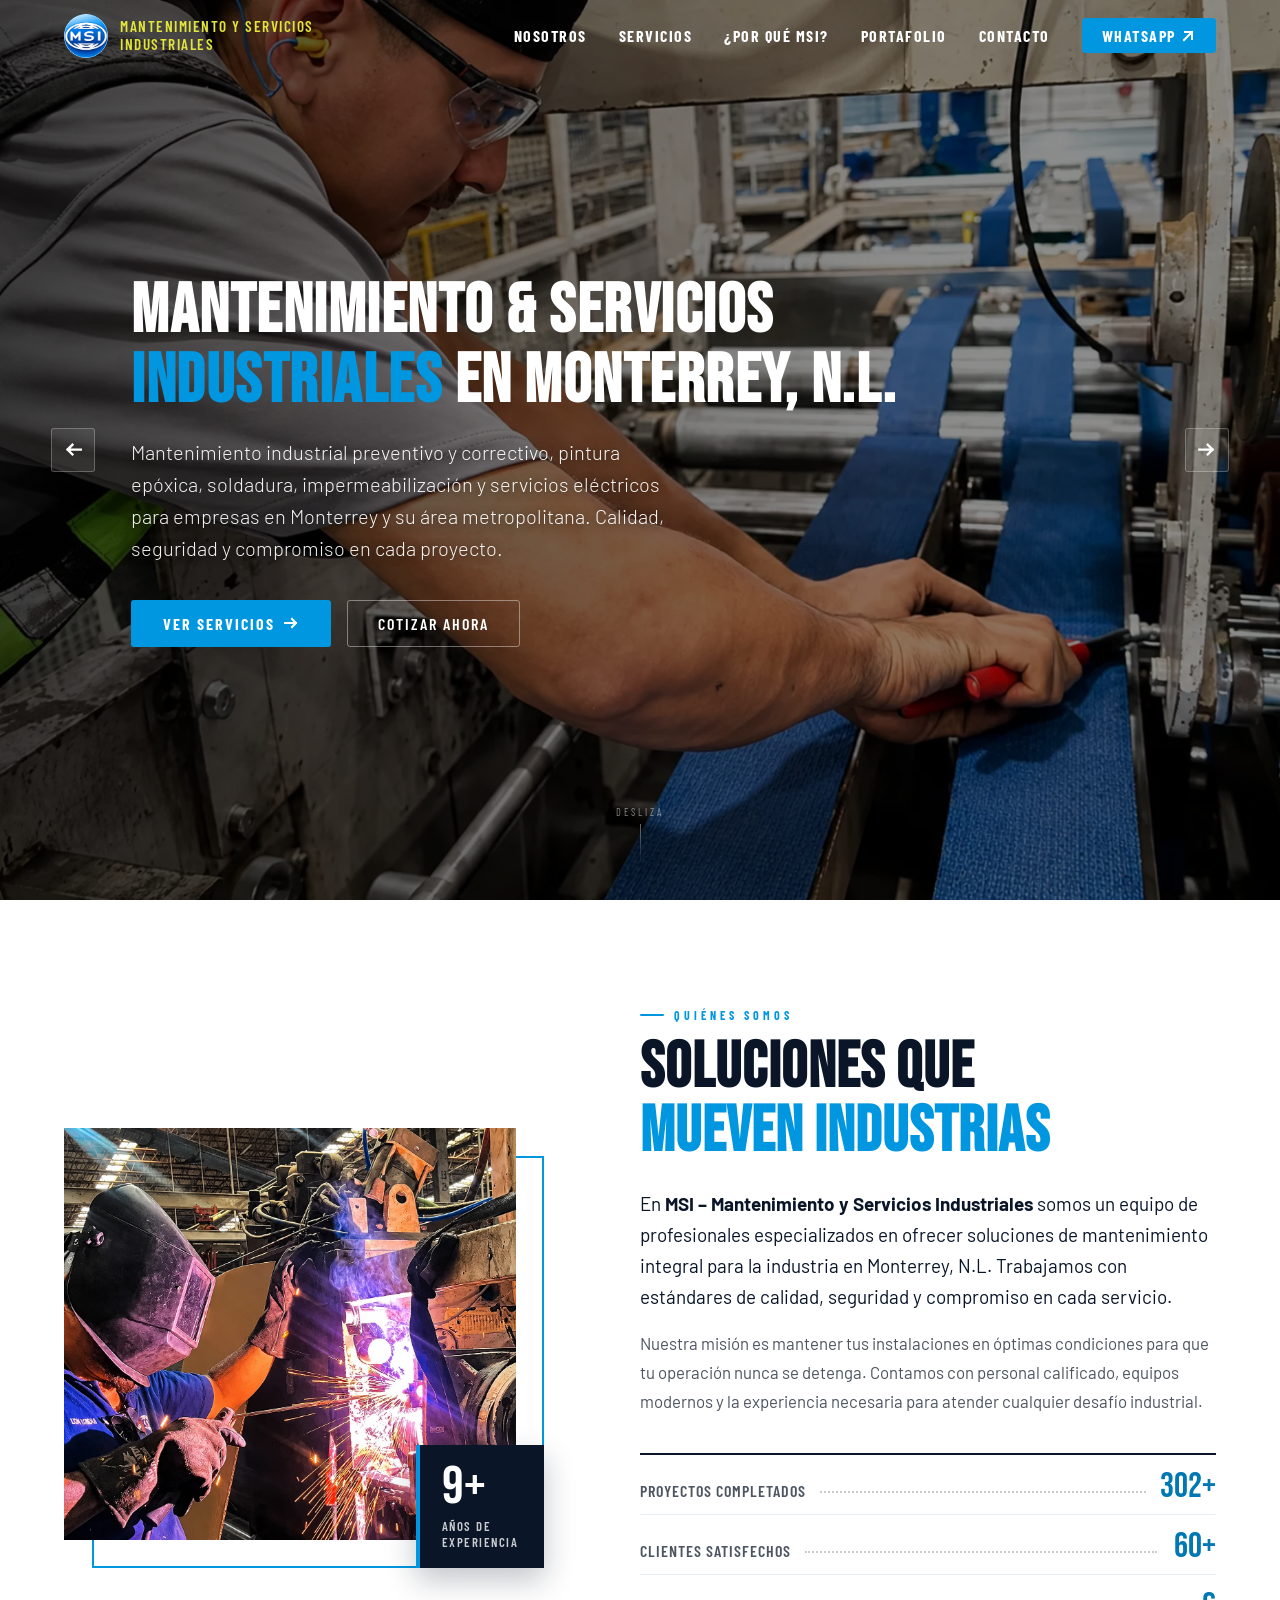
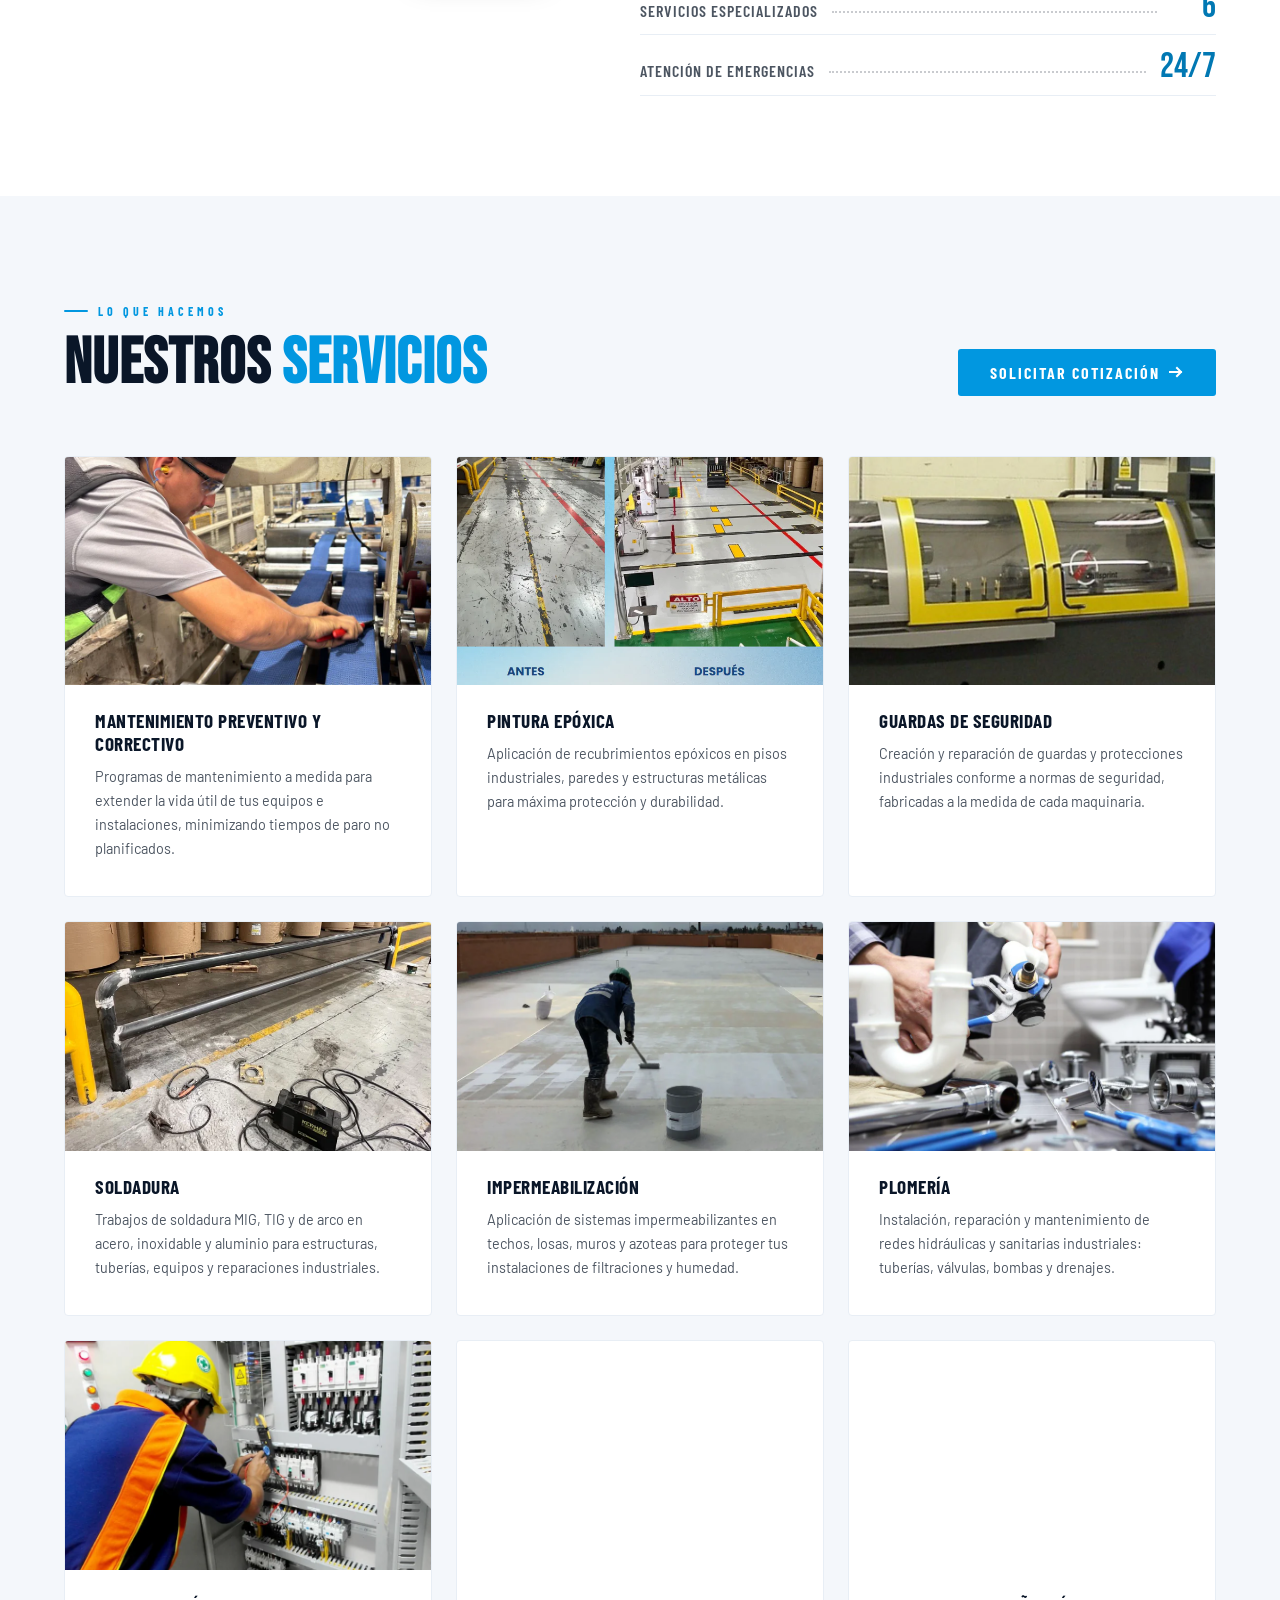
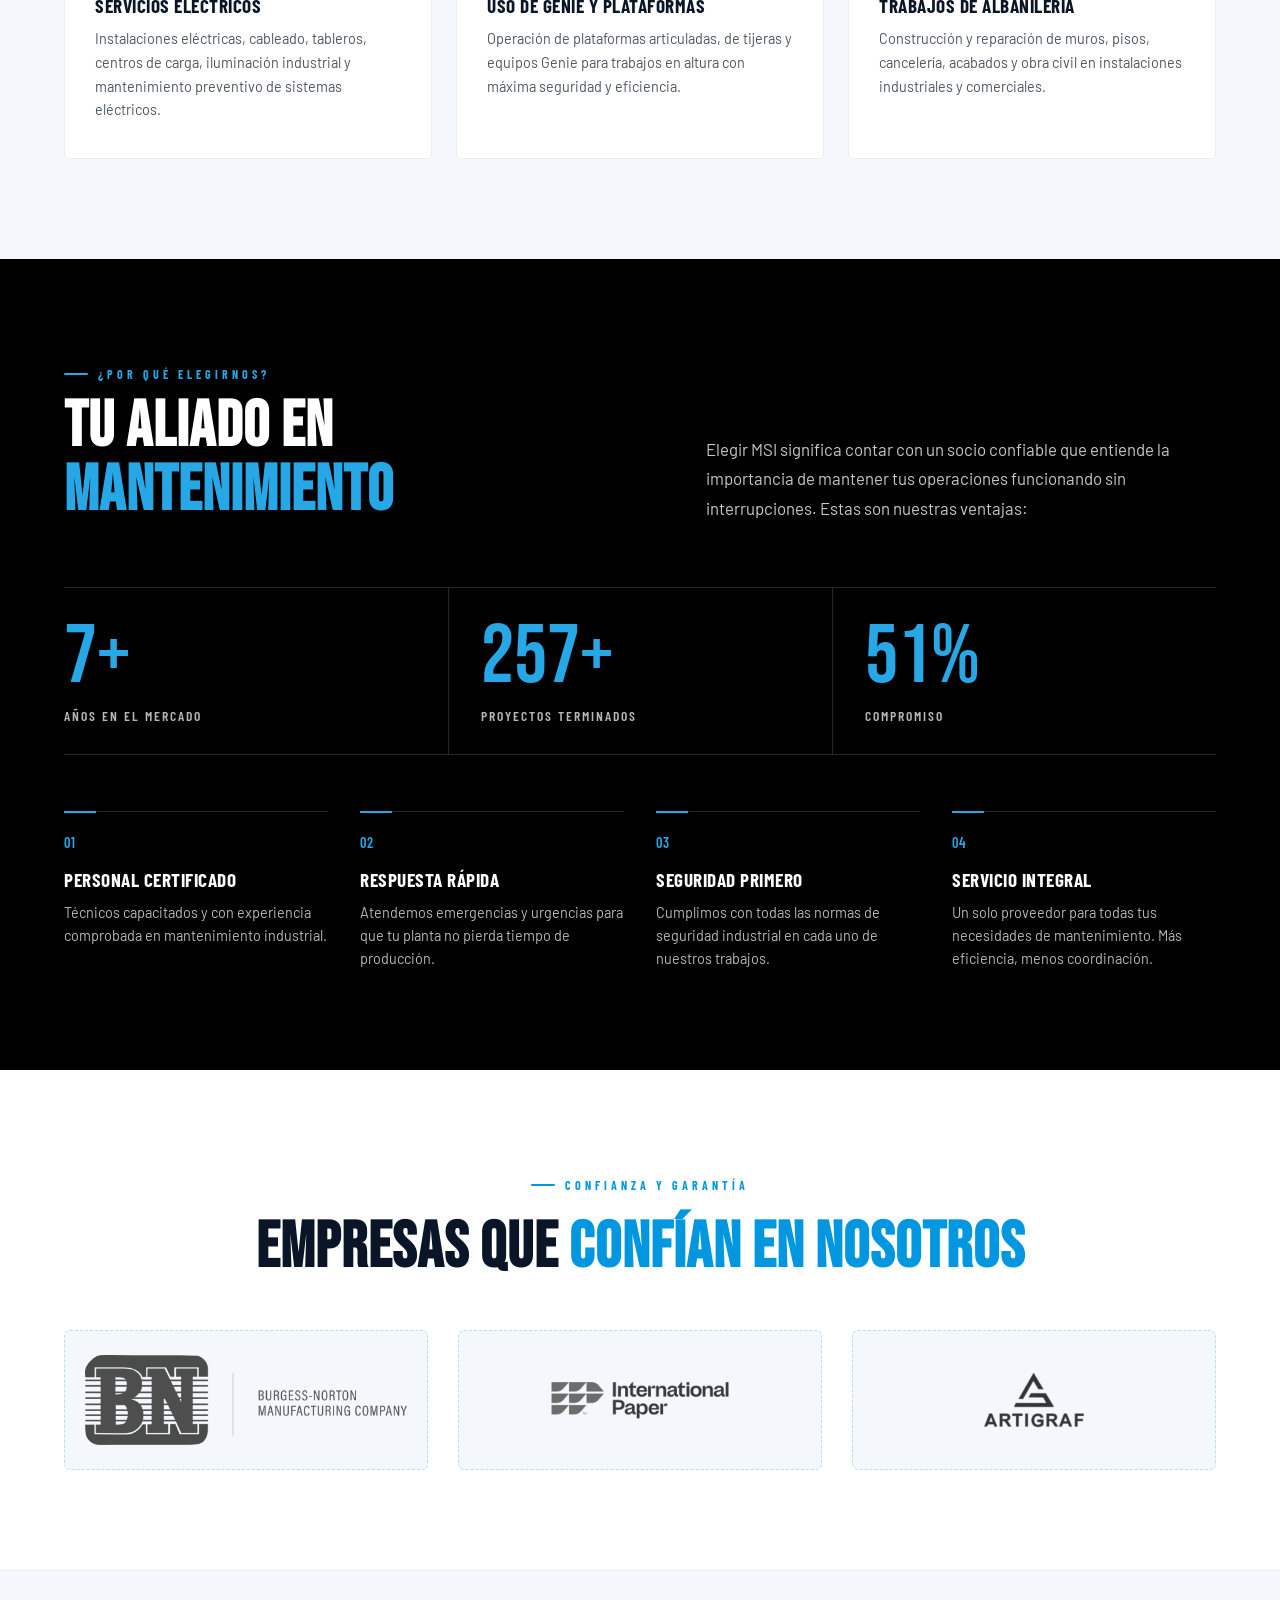
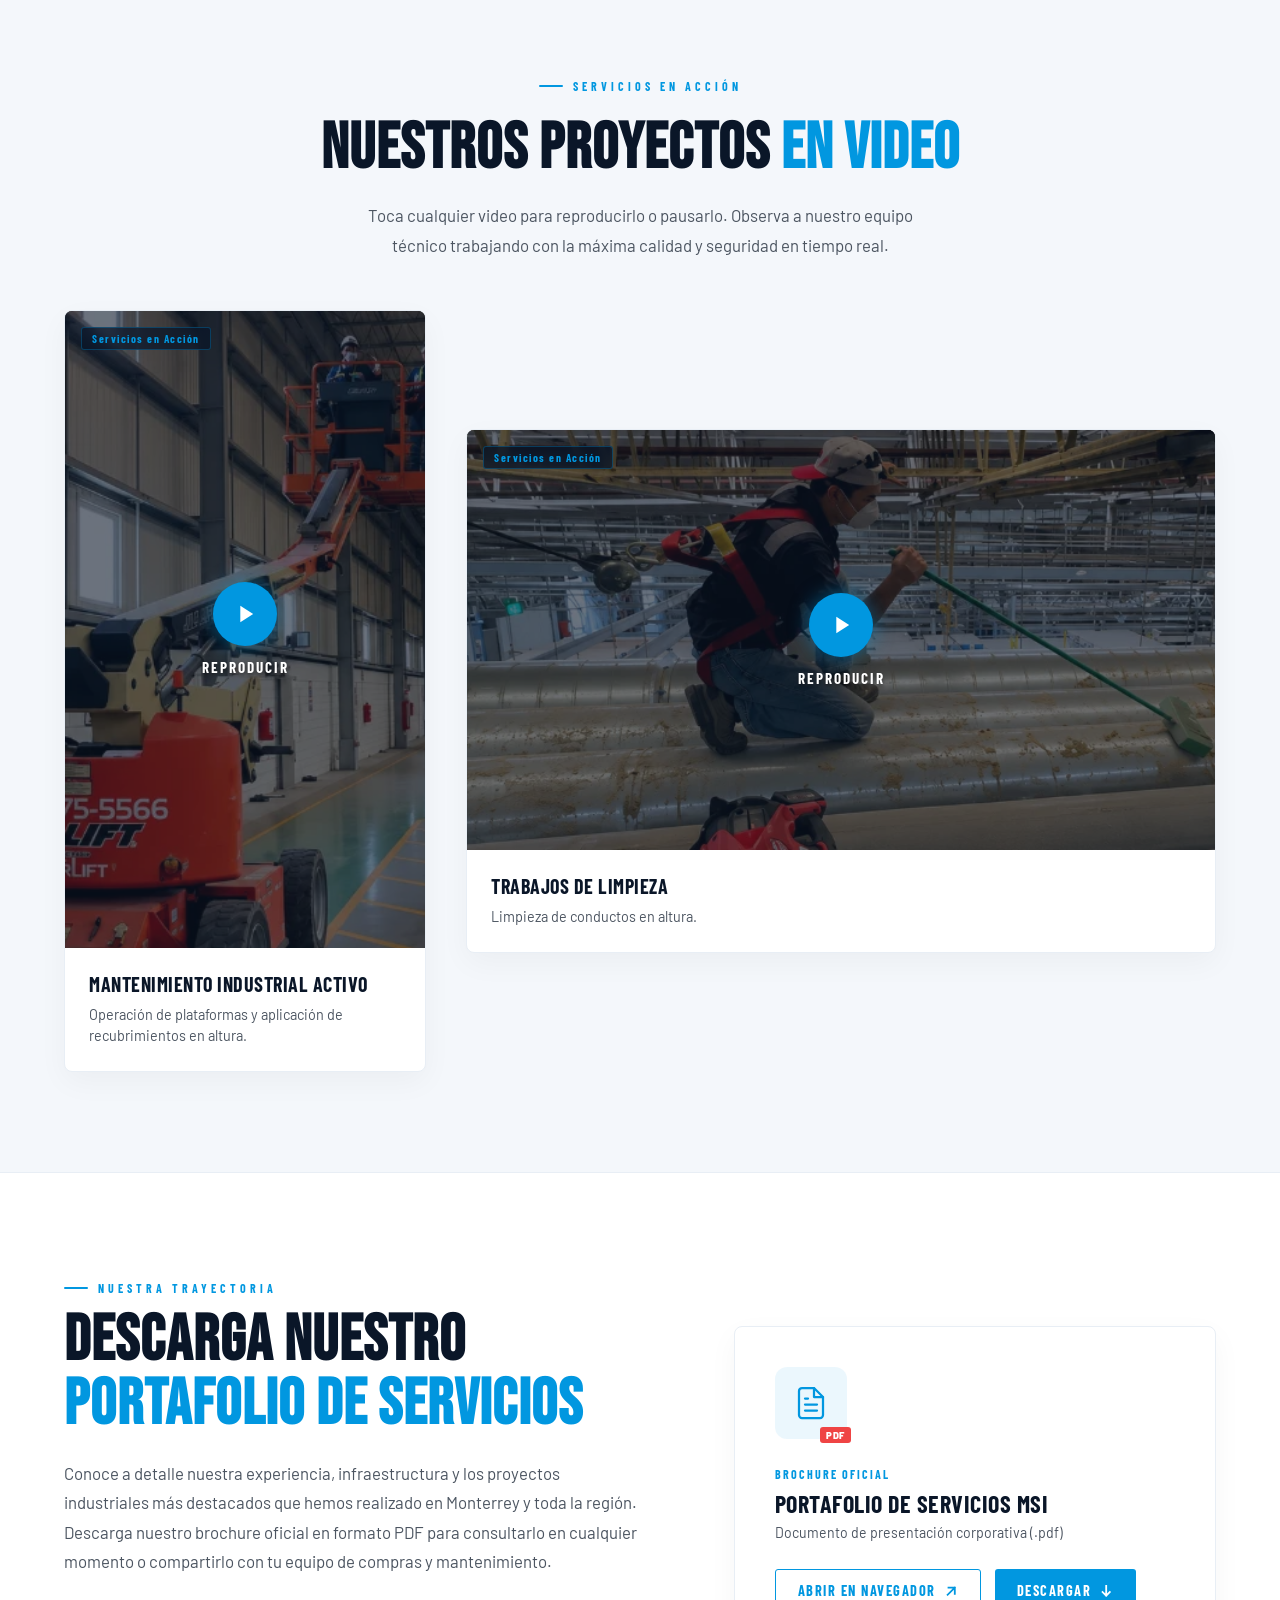
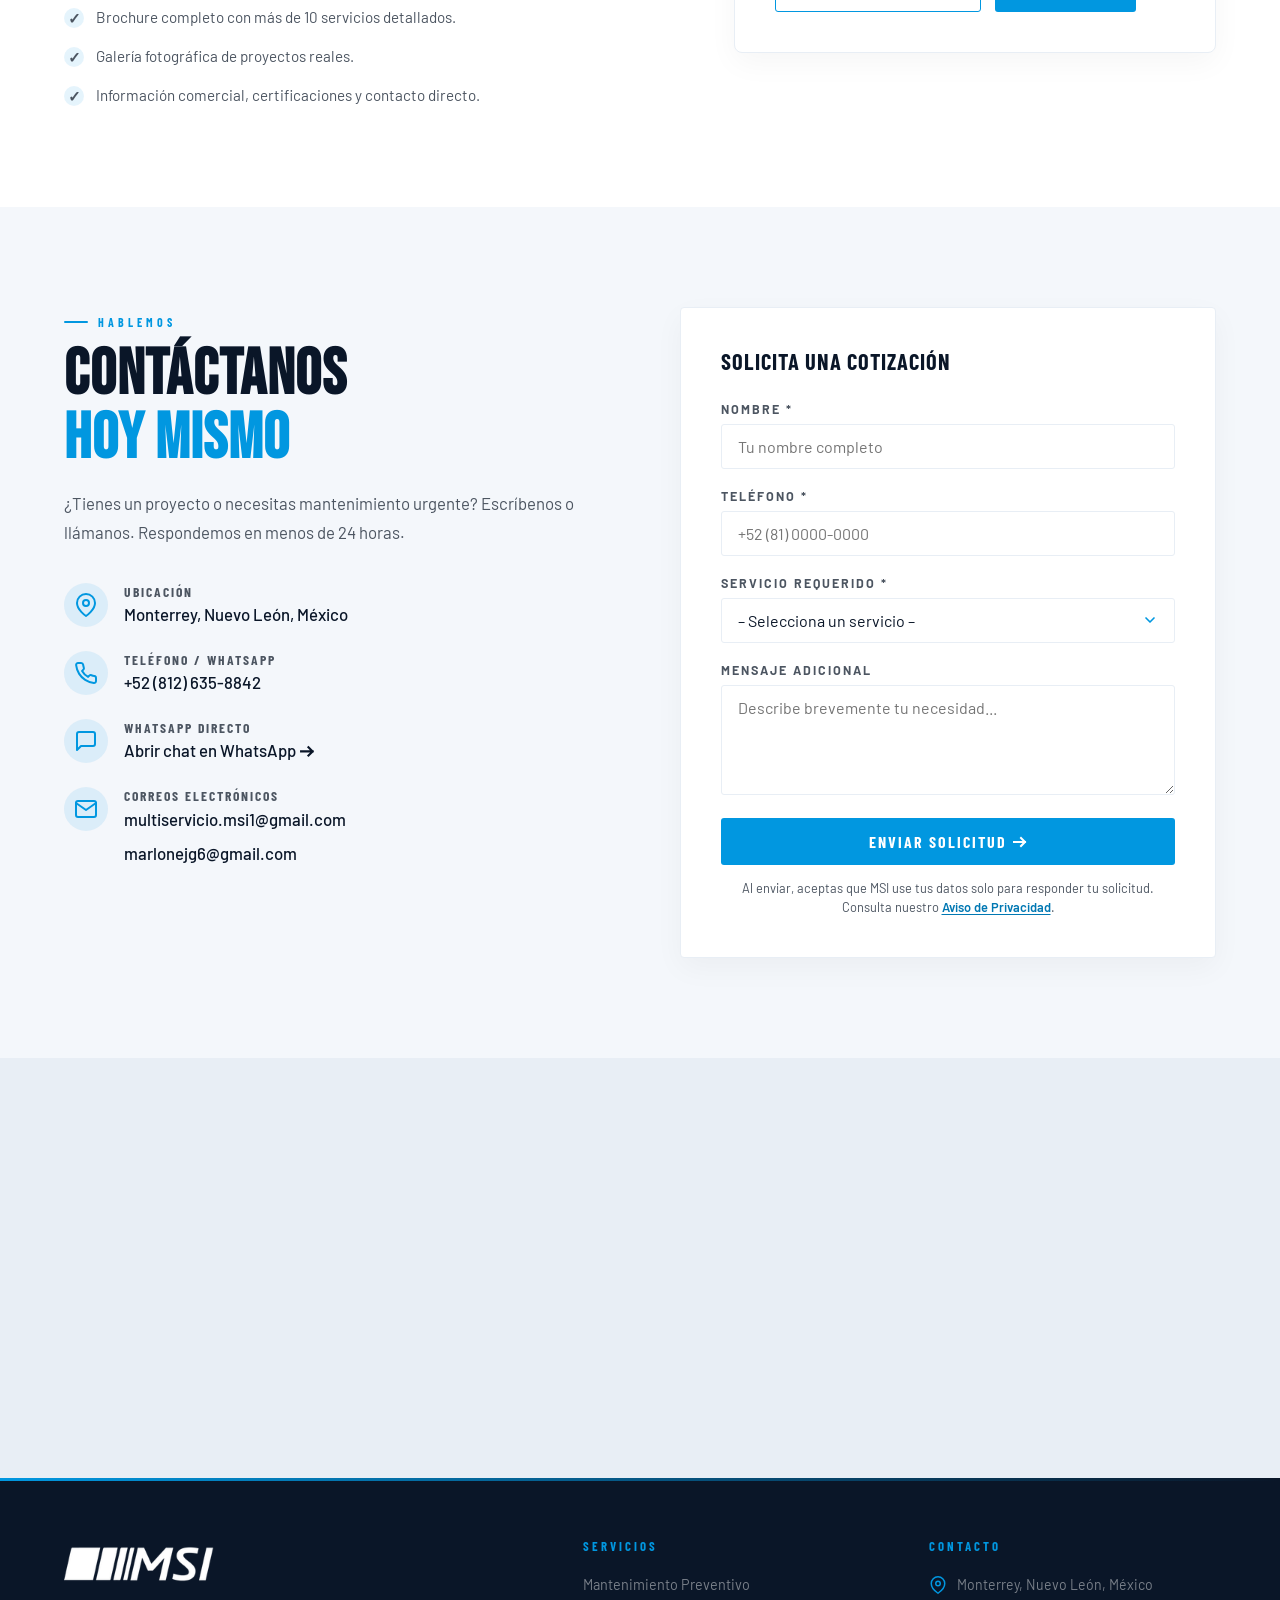
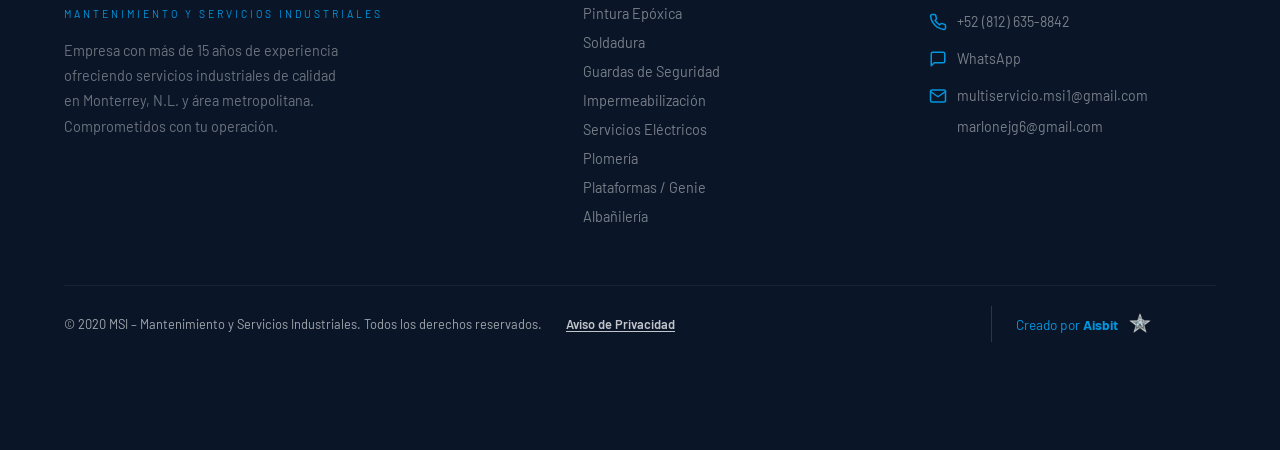
<file: index.html>
<!DOCTYPE html> <html lang="es"> <head> <meta charset="UTF-8"/> <meta name="viewport" content="width=device-width,initial-scale=1,viewport-fit=cover"/> <meta name="description" content="MSI – Mantenimiento y Servicios Industriales. Empresa especializada en mantenimiento preventivo y correctivo, pintura epóxica, soldadura, impermeabilización, plomería, servicios eléctricos y más en Monterrey, N.L."/> <meta name="keywords" content="mantenimiento industrial, servicios industriales, soldadura, pintura epoxica, Monterrey, NL"/> <link rel="icon" href="assets/favicon/favicon.ico?v=1.3" sizes="any"/> <link rel="icon" type="image/png" sizes="32x32" href="assets/favicon/favicon-32x32.png?v=1.3"/> <link rel="icon" type="image/png" sizes="16x16" href="assets/favicon/favicon-16x16.png?v=1.3"/> <link rel="apple-touch-icon" sizes="180x180" href="assets/favicon/apple-touch-icon.png?v=1.3"/> <link rel="manifest" href="assets/favicon/site.webmanifest?v=1.3"/> <meta name="theme-color" content="#0a1628"/> <meta property="og:type" content="website"/> <meta property="og:title" content="MSI | Mantenimiento y Servicios Industriales – Monterrey"/> <meta property="og:description" content="Empresa especializada en mantenimiento preventivo y correctivo, pintura epóxica, soldadura y servicios industriales de la más alta calidad en Monterrey, N.L."/> <meta property="og:locale" content="es_MX"/> <meta property="og:image" content="https://mrlomasba.github.io/msi/assets/imagenes/og-image.jpg"/> <meta property="og:image:secure_url" content="https://mrlomasba.github.io/msi/assets/imagenes/og-image.jpg"/> <meta property="og:image:type" content="image/jpeg"/> <meta property="og:image:width" content="1200"/> <meta property="og:image:height" content="630"/> <meta property="og:image:alt" content="Logotipo de MSI sobre fondo azul"/> <meta property="og:url" content="https://mrlomasba.github.io/msi/"/> <meta property="og:site_name" content="MSI Mantenimiento"/> <meta name="twitter:card" content="summary_large_image"/> <meta name="twitter:title" content="MSI | Mantenimiento y Servicios Industriales – Monterrey"/> <meta name="twitter:description" content="Empresa especializada en mantenimiento preventivo y correctivo, pintura epóxica, soldadura y servicios industriales de la más alta calidad en Monterrey, N.L."/> <meta name="twitter:image" content="https://mrlomasba.github.io/msi/assets/imagenes/og-image.jpg"/> <meta name="twitter:image:alt" content="Logotipo de MSI sobre fondo azul"/> <title>MSI | Mantenimiento y Servicios Industriales – Monterrey</title> <link rel="preload" href="assets/imagenes/hero1.webp" as="image" fetchpriority="high" media="(min-width: 769px), (min-aspect-ratio: 2/3)"/> <link rel="preload" href="assets/imagenes/hero1-movil.webp" as="image" fetchpriority="high" media="(max-width: 768px) and (max-aspect-ratio: 2/3)"/> <link rel="preload" href="fonts/bebas-neue-latin-400.woff2" as="font" type="font/woff2" crossorigin/> <link rel="preload" href="fonts/barlow-latin-400.woff2" as="font" type="font/woff2" crossorigin/> <link rel="preload" href="fonts/barlow-condensed-latin-600.woff2" as="font" type="font/woff2" crossorigin/> <link rel="preload" href="fonts/barlow-condensed-latin-700.woff2" as="font" type="font/woff2" crossorigin/> <link rel="stylesheet" href="css/styles.css?v=3.5"/> <script src="main.js?v=1.6" defer="defer"></script> </head> <body> <header> <a href="#hero" class="header-logo"> <div class="header-logo-img"> <img src="assets/imagenes/logo.webp" alt="MSI Logo" width="48" height="48" onerror='this.style.display="none",this.nextElementSibling.style.display="flex"'/> <span class="logo-placeholder">MSI</span> </div> <div class="header-logo-text"> <span class="tagline">Mantenimiento y Servicios<br>Industriales</span> </div> </a> <nav> <ul> <li><a href="#nosotros">Nosotros</a></li> <li><a href="#servicios">Servicios</a></li> <li><a href="#porque">¿Por qué MSI?</a></li> <li><a href="#portafolio">Portafolio</a></li> <li><a href="#contacto">Contacto</a></li> <li><a href="https://wa.me/528126358842" target="_blank" rel="noopener" class="nav-cta">WhatsApp <svg class="btn-arrow" viewBox="0 0 16 16" aria-hidden="true" focusable="false"><path d="M4 12L12 4M5 4h7v7" fill="none" stroke="currentColor" stroke-width="2" stroke-linecap="square"/></svg></a></li> </ul> </nav> <button class="hamburger" aria-label="Menú"> <span></span><span></span> </button> </header> <nav class="mobile-nav"> <a href="#nosotros">Nosotros</a> <a href="#servicios">Servicios</a> <a href="#porque">¿Por qué MSI?</a> <a href="#portafolio">Portafolio</a> <a href="#contacto">Contacto</a> <a href="https://wa.me/528126358842" target="_blank" rel="noopener">WhatsApp <svg class="btn-arrow" viewBox="0 0 16 16" aria-hidden="true" focusable="false"><path d="M4 12L12 4M5 4h7v7" fill="none" stroke="currentColor" stroke-width="2" stroke-linecap="square"/></svg></a> </nav> <section id="hero"> <div class="carousel"> <div class="carousel-slides"> <div class="slide active"></div> <div class="slide"></div> <div class="slide"></div> <div class="slide"></div> <div class="slide"></div> <div class="slide"></div> <div class="slide"></div> </div> <div class="hero-content"> <h1 class="hero-title"> <span class="hero-title-line">Mantenimiento &amp; Servicios</span> <span class="hero-title-line"><span class="accent">Industriales</span><br class="br-mobile"> en Monterrey, N.L.</span> </h1> <p class="hero-subtitle"> Mantenimiento industrial preventivo y correctivo, pintura epóxica, soldadura, impermeabilización y servicios eléctricos para empresas en Monterrey y su área metropolitana. Calidad, seguridad y compromiso en cada proyecto. </p> <div class="hero-actions"> <a href="#servicios" class="btn-primary">Ver Servicios <svg class="btn-arrow" viewBox="0 0 16 16" aria-hidden="true" focusable="false"><path d="M2 8h11M9 4l4 4-4 4" fill="none" stroke="currentColor" stroke-width="2" stroke-linecap="square"/></svg></a> <a href="#contacto" class="btn-outline">Cotizar Ahora</a> </div> </div> <div class="carousel-arrows"> <button class="carousel-arrow prev" aria-label="Anterior"><svg class="btn-arrow" viewBox="0 0 16 16" aria-hidden="true" focusable="false"><path d="M14 8H3M7 4L3 8l4 4" fill="none" stroke="currentColor" stroke-width="2" stroke-linecap="square"/></svg></button> <button class="carousel-arrow next" aria-label="Siguiente"><svg class="btn-arrow" viewBox="0 0 16 16" aria-hidden="true" focusable="false"><path d="M2 8h11M9 4l4 4-4 4" fill="none" stroke="currentColor" stroke-width="2" stroke-linecap="square"/></svg></button> </div> <div class="scroll-hint">Desliza</div> </div> </section> <section id="nosotros"> <div class="container"> <div class="nosotros-grid"> <div class="nosotros-img-wrap"> <img src="assets/imagenes/nosotros.webp" alt="Equipo MSI" width="1314" height="1197" loading="lazy" decoding="async"/> <div class="nosotros-img-badge"> <div class="years count-up" data-target="15" data-suffix="+">0+</div> <div class="years-label">Años de<br>experiencia</div> </div> </div> <div class="nosotros-content"> <div class="section-label">Quiénes Somos</div> <h2 class="section-title">Soluciones que<br><span class="accent">mueven industrias</span></h2> <p class="nosotros-lead"> En <strong>MSI – Mantenimiento y Servicios Industriales</strong> somos un equipo de profesionales especializados en ofrecer soluciones de mantenimiento integral para la industria en Monterrey, N.L. Trabajamos con estándares de calidad, seguridad y compromiso en cada servicio. </p> <p class="section-text"> Nuestra misión es mantener tus instalaciones en óptimas condiciones para que tu operación nunca se detenga. Contamos con personal calificado, equipos modernos y la experiencia necesaria para atender cualquier desafío industrial. </p> <dl class="nosotros-specs"> <div class="spec-row"> <dt>Proyectos completados</dt> <dd class="count-up" data-target="500" data-suffix="+">0+</dd> </div> <div class="spec-row"> <dt>Clientes satisfechos</dt> <dd class="count-up" data-target="100" data-suffix="+">0+</dd> </div> <div class="spec-row"> <dt>Servicios especializados</dt> <dd class="count-up" data-target="10" data-suffix="">0</dd> </div> <div class="spec-row"> <dt>Atención de emergencias</dt> <dd>24/7</dd> </div> </dl> </div> </div> </div> </section> <section id="servicios"> <div class="container"> <div class="servicios-header"> <div> <div class="section-label">Lo que hacemos</div> <h2 class="section-title">Nuestros <span class="accent">Servicios</span></h2> </div> <a href="#contacto" class="btn-primary">Solicitar cotización <svg class="btn-arrow" viewBox="0 0 16 16" aria-hidden="true" focusable="false"><path d="M2 8h11M9 4l4 4-4 4" fill="none" stroke="currentColor" stroke-width="2" stroke-linecap="square"/></svg></a> </div> <div class="services-grid"> <div class="service-card"> <img class="service-img" src="assets/imagenes/mantenimiento-msi.webp" alt="Técnico de MSI dando mantenimiento a una banda transportadora industrial" width="900" height="512" loading="lazy" decoding="async"/> <h3 class="service-title">Mantenimiento Preventivo y Correctivo</h3> <p class="service-desc">Programas de mantenimiento a medida para extender la vida útil de tus equipos e instalaciones, minimizando tiempos de paro no planificados.</p> </div> <div class="service-card"> <img class="service-img" src="assets/imagenes/pintura-epoxica-msi.webp" alt="Piso industrial con recubrimiento de pintura epóxica" width="699" height="488" loading="lazy" decoding="async"/> <h3 class="service-title">Pintura Epóxica</h3> <p class="service-desc">Aplicación de recubrimientos epóxicos en pisos industriales, paredes y estructuras metálicas para máxima protección y durabilidad.</p> </div> <div class="service-card"> <img class="service-img" src="assets/imagenes/guardas-msi.webp" alt="Guardas de seguridad instaladas en maquinaria industrial" width="818" height="645" loading="lazy" decoding="async"/> <h3 class="service-title">Guardas de Seguridad</h3> <p class="service-desc">Creación y reparación de guardas y protecciones industriales conforme a normas de seguridad, fabricadas a la medida de cada maquinaria.</p> </div> <div class="service-card"> <img class="service-img" src="assets/imagenes/soldadura-msi.webp" alt="Trabajo de soldadura industrial" width="672" height="472" loading="lazy" decoding="async"/> <h3 class="service-title">Soldadura</h3> <p class="service-desc">Trabajos de soldadura MIG, TIG y de arco en acero, inoxidable y aluminio para estructuras, tuberías, equipos y reparaciones industriales.</p> </div> <div class="service-card"> <img class="service-img" src="assets/imagenes/impermeabilizacion-msi.webp" alt="Impermeabilización de techo industrial" width="750" height="569" loading="lazy" decoding="async"/> <h3 class="service-title">Impermeabilización</h3> <p class="service-desc">Aplicación de sistemas impermeabilizantes en techos, losas, muros y azoteas para proteger tus instalaciones de filtraciones y humedad.</p> </div> <div class="service-card"> <img class="service-img" src="assets/imagenes/plomeria-msi.webp" alt="Instalación de plomería industrial" width="763" height="608" loading="lazy" decoding="async"/> <h3 class="service-title">Plomería</h3> <p class="service-desc">Instalación, reparación y mantenimiento de redes hidráulicas y sanitarias industriales: tuberías, válvulas, bombas y drenajes.</p> </div> <div class="service-card"> <img class="service-img" src="assets/imagenes/electricista-msi.webp" alt="Electricista realizando una instalación eléctrica industrial" width="776" height="596" loading="lazy" decoding="async"/> <h3 class="service-title">Servicios Eléctricos</h3> <p class="service-desc">Instalaciones eléctricas, cableado, tableros, centros de carga, iluminación industrial y mantenimiento preventivo de sistemas eléctricos.</p> </div> <div class="service-card"> <img class="service-img" src="assets/imagenes/genie-msi.webp" alt="Plataforma elevadora Genie para trabajos en altura" width="892" height="669" loading="lazy" decoding="async"/> <h3 class="service-title">Uso de Genie y Plataformas</h3> <p class="service-desc">Operación de plataformas articuladas, de tijeras y equipos Genie para trabajos en altura con máxima seguridad y eficiencia.</p> </div> <div class="service-card"> <img class="service-img" src="assets/imagenes/albanileria-msi.webp" alt="Trabajos de albañilería en instalación industrial" width="762" height="504" loading="lazy" decoding="async"/> <h3 class="service-title">Trabajos de Albañilería</h3> <p class="service-desc">Construcción y reparación de muros, pisos, cancelería, acabados y obra civil en instalaciones industriales y comerciales.</p> </div> </div> </div> </section> <section id="porque"> <div class="container"> <div class="pq-head"> <div> <div class="section-label">¿Por qué elegirnos?</div> <h2 class="section-title">Tu aliado en<br><span class="accent">mantenimiento</span></h2> </div> <p class="section-text"> Elegir MSI significa contar con un socio confiable que entiende la importancia de mantener tus operaciones funcionando sin interrupciones. Estas son nuestras ventajas: </p> </div> <div class="pq-stats"> <div class="pq-stat"> <div class="big-num count-up" data-target="15" data-suffix="+">0+</div> <div class="pq-label">Años en el mercado</div> </div> <div class="pq-stat"> <div class="big-num count-up" data-target="500" data-suffix="+">0+</div> <div class="pq-label">Proyectos terminados</div> </div> <div class="pq-stat"> <div class="big-num count-up" data-target="100" data-suffix="%">0%</div> <div class="pq-label">Compromiso</div> </div> </div> <ol class="pq-list"> <li class="pq-item"> <span class="pq-index" aria-hidden="true">01</span> <h3>Personal Certificado</h3> <p>Técnicos capacitados y con experiencia comprobada en mantenimiento industrial.</p> </li> <li class="pq-item"> <span class="pq-index" aria-hidden="true">02</span> <h3>Respuesta Rápida</h3> <p>Atendemos emergencias y urgencias para que tu planta no pierda tiempo de producción.</p> </li> <li class="pq-item"> <span class="pq-index" aria-hidden="true">03</span> <h3>Seguridad Primero</h3> <p>Cumplimos con todas las normas de seguridad industrial en cada uno de nuestros trabajos.</p> </li> <li class="pq-item"> <span class="pq-index" aria-hidden="true">04</span> <h3>Servicio Integral</h3> <p>Un solo proveedor para todas tus necesidades de mantenimiento. Más eficiencia, menos coordinación.</p> </li> </ol> </div> </section> <section id="empresas"> <div class="container"> <div class="section-header-center"> <div class="section-label">Confianza y Garantía</div> <h2 class="section-title">Empresas que <span class="accent">confían en nosotros</span> </h2> </div> <div class="empresas-grid"> <div class="empresa-logo-item"> <img src="assets/imagenes/cliente1.webp" alt="Logo de Burgess-Norton Manufacturing Company" loading="lazy"/> </div> <div class="empresa-logo-item"> <img src="assets/imagenes/cliente2.webp" alt="Logo de International Paper" loading="lazy"/> </div> <div class="empresa-logo-item"> <img src="assets/imagenes/cliente3.webp" alt="Logo de Artigraf" loading="lazy"/> </div> </div> </div> </section> <section id="videos"> <div class="container"> <div class="section-header-center"> <div class="section-label">Servicios en Acción</div> <h2 class="section-title">Nuestros Proyectos <span class="accent">en Video</span></h2> <p class="section-text"> Toca cualquier video para reproducirlo o pausarlo. Observa a nuestro equipo técnico trabajando con la máxima calidad y seguridad en tiempo real. </p> </div> <div class="videos-grid"> <div class="video-card"> <div class="video-wrapper video-vertical" role="button" tabindex="0" aria-pressed="false" aria-label="Reproducir o pausar video: Mantenimiento Industrial Activo"> <video preload="none" loop playsinline poster="assets/imagenes/vid1.webp" src="assets/videos/proyecto1.mp4" id="video-proj-1"> Tu navegador no soporta el formato de video. </video> <div class="video-poster video-poster-1"></div> <div class="video-overlay"> <div class="play-btn-circle"> <svg xmlns="http://www.w3.org/2000/svg" viewBox="0 0 24 24" fill="currentColor"> <path d="M8 5v14l11-7z"/> </svg> </div> <span class="video-overlay-text">Reproducir</span> </div> <span class="video-badge">Servicios en Acción</span> </div> <div class="video-info"> <h4>Mantenimiento Industrial Activo</h4> <p>Operación de plataformas y aplicación de recubrimientos en altura.</p> </div> </div> <div class="video-card"> <div class="video-wrapper" role="button" tabindex="0" aria-pressed="false" aria-label="Reproducir o pausar video: Trabajos de Limpieza"> <video preload="none" loop playsinline poster="assets/imagenes/vid2.webp" src="assets/videos/proyecto2.mp4" id="video-proj-2"> Tu navegador no soporta el formato de video. </video> <div class="video-poster video-poster-2"></div> <div class="video-overlay"> <div class="play-btn-circle"> <svg xmlns="http://www.w3.org/2000/svg" viewBox="0 0 24 24" fill="currentColor"> <path d="M8 5v14l11-7z"/> </svg> </div> <span class="video-overlay-text">Reproducir</span> </div> <span class="video-badge">Servicios en Acción</span> </div> <div class="video-info"> <h4>Trabajos de Limpieza</h4> <p>Limpieza de conductos en altura.</p> </div> </div> </div> </div> </section> <section id="portafolio"> <div class="container"> <div class="portafolio-grid"> <div class="portafolio-content"> <div class="section-label">Nuestra Trayectoria</div> <h2 class="section-title">Descarga nuestro <br><span class="accent">Portafolio de Servicios</span></h2> <p class="section-text"> Conoce a detalle nuestra experiencia, infraestructura y los proyectos industriales más destacados que hemos realizado en Monterrey y toda la región. Descarga nuestro brochure oficial en formato PDF para consultarlo en cualquier momento o compartirlo con tu equipo de compras y mantenimiento. </p> <div class="portafolio-meta-list"> <div class="meta-item"> <span class="meta-icon">✓</span> <span>Brochure completo con más de 10 servicios detallados.</span> </div> <div class="meta-item"> <span class="meta-icon">✓</span> <span>Galería fotográfica de proyectos reales.</span> </div> <div class="meta-item"> <span class="meta-icon">✓</span> <span>Información comercial, certificaciones y contacto directo.</span> </div> </div> </div> <div class="portafolio-card-wrap"> <div class="pdf-card"> <div class="pdf-icon-wrap"> <svg xmlns="http://www.w3.org/2000/svg" viewBox="0 0 24 24" fill="none" stroke="currentColor" stroke-width="1.5" stroke-linecap="round" stroke-linejoin="round"> <path d="M14 2H6a2 2 0 0 0-2 2v16a2 2 0 0 0 2 2h12a2 2 0 0 0 2-2V8z"></path> <polyline points="14 2 14 8 20 8"></polyline> <line x1="16" y1="13" x2="8" y2="13"></line> <line x1="16" y1="17" x2="8" y2="17"></line> <polyline points="10 9 9 9 8 9"></polyline> </svg> <div class="pdf-badge">PDF</div> </div> <div class="pdf-info"> <span class="pdf-tag">BROCHURE OFICIAL</span> <h3>Portafolio de Servicios MSI</h3> <p>Documento de presentación corporativa (.pdf)</p> </div> <div class="pdf-actions"> <a href="assets/documentos/portafolio-msi.pdf" target="_blank" rel="noopener" class="btn-pdf-view">Abrir en navegador <svg class="btn-arrow" viewBox="0 0 16 16" aria-hidden="true" focusable="false"><path d="M4 12L12 4M5 4h7v7" fill="none" stroke="currentColor" stroke-width="2" stroke-linecap="square"/></svg></a> <a href="assets/documentos/portafolio-msi.pdf" download="Portafolio-MSI-Mantenimiento.pdf" class="btn-pdf-download">Descargar <svg class="btn-arrow" viewBox="0 0 16 16" aria-hidden="true" focusable="false"><path d="M8 2v11M4 9l4 4 4-4" fill="none" stroke="currentColor" stroke-width="2" stroke-linecap="square"/></svg></a> </div> </div> </div> </div> </div> </section> <section id="contacto"> <div class="container"> <div class="contacto-grid"> <div> <div class="section-label">Hablemos</div> <h2 class="section-title">Contáctanos<br><span class="accent">hoy mismo</span></h2> <p class="section-text"> ¿Tienes un proyecto o necesitas mantenimiento urgente? Escríbenos o llámanos. Respondemos en menos de 24 horas. </p> <div class="contact-info-list"> <div class="contact-info-item"> <div class="ci-icon"> <svg xmlns="http://www.w3.org/2000/svg" width="24" height="24" viewBox="0 0 24 24" fill="none" stroke="currentColor" stroke-width="2" stroke-linecap="round" stroke-linejoin="round"> <path d="M21 10c0 7-9 13-9 13s-9-6-9-13a9 9 0 0 1 18 0z"></path> <circle cx="12" cy="10" r="3"></circle> </svg> </div> <div class="ci-text"> <h4>Ubicación</h4> <p>Monterrey, Nuevo León, México</p> </div> </div> <div class="contact-info-item"> <div class="ci-icon"> <svg xmlns="http://www.w3.org/2000/svg" width="24" height="24" viewBox="0 0 24 24" fill="none" stroke="currentColor" stroke-width="2" stroke-linecap="round" stroke-linejoin="round"> <path d="M22 16.92v3a2 2 0 0 1-2.18 2 19.79 19.79 0 0 1-8.63-3.07 19.5 19.5 0 0 1-6-6 19.79 19.79 0 0 1-3.07-8.67A2 2 0 0 1 4.11 2h3a2 2 0 0 1 2 1.72 12.84 12.84 0 0 0 .7 2.81 2 2 0 0 1-.45 2.11L8.09 9.91a16 16 0 0 0 6 6l1.27-1.27a2 2 0 0 1 2.11-.45 12.84 12.84 0 0 0 2.81.7A2 2 0 0 1 22 16.92z"> </path> </svg> </div> <div class="ci-text"> <h4>Teléfono / WhatsApp</h4> <a href="tel:+528126358842">+52 (812) 635-8842</a> </div> </div> <div class="contact-info-item"> <div class="ci-icon"> <svg xmlns="http://www.w3.org/2000/svg" width="24" height="24" viewBox="0 0 24 24" fill="none" stroke="currentColor" stroke-width="2" stroke-linecap="round" stroke-linejoin="round"> <path d="M21 15a2 2 0 0 1-2 2H7l-4 4V5a2 2 0 0 1 2-2h14a2 2 0 0 1 2 2z"></path> </svg> </div> <div class="ci-text"> <h4>WhatsApp directo</h4> <a href="https://wa.me/528126358842" target="_blank" rel="noopener">Abrir chat en WhatsApp <svg class="btn-arrow" viewBox="0 0 16 16" aria-hidden="true" focusable="false"><path d="M2 8h11M9 4l4 4-4 4" fill="none" stroke="currentColor" stroke-width="2" stroke-linecap="square"/></svg></a> </div> </div> <div class="contact-info-item"> <div class="ci-icon"> <svg xmlns="http://www.w3.org/2000/svg" width="24" height="24" viewBox="0 0 24 24" fill="none" stroke="currentColor" stroke-width="2" stroke-linecap="round" stroke-linejoin="round"> <path d="M4 4h16c1.1 0 2 .9 2 2v12c0 1.1-.9 2-2 2H4c-1.1 0-2-.9-2-2V6c0-1.1.9-2 2-2z"></path> <polyline points="22,6 12,13 2,6"></polyline> </svg> </div> <div class="ci-text"> <h4>Correos Electrónicos</h4> <div class="email-list"> <a href="mailto:multiservicio.msi1@gmail.com">multiservicio.msi1@gmail.com</a> <a href="mailto:marlonejg6@gmail.com">marlonejg6@gmail.com</a> </div> </div> </div> </div> </div> <div class="contact-form"> <h3>Solicita una Cotización</h3> <form id="contact-form" novalidate> <div class="form-group"> <label for="nombre">Nombre *</label> <input type="text" id="nombre" name="nombre" placeholder="Tu nombre completo" required/> </div> <div class="form-group"> <label for="telefono">Teléfono *</label> <input type="tel" id="telefono" name="telefono" placeholder="+52 (81) 0000-0000" required/> </div> <div class="form-group"> <label for="servicio">Servicio requerido *</label> <select id="servicio" name="servicio" required> <option value="">– Selecciona un servicio –</option> <option>Mantenimiento Preventivo y Correctivo</option> <option>Pintura Epóxica</option> <option>Creación y Reparación de Guardas de Seguridad</option> <option>Soldadura</option> <option>Impermeabilización</option> <option>Plomería</option> <option>Servicios Eléctricos</option> <option>Uso de Genie / Plataformas Articuladas o de Tijeras</option> <option>Trabajos de Albañilería</option> <option>Otro</option> </select> </div> <div class="form-group"> <label for="mensaje">Mensaje adicional</label> <textarea id="mensaje" name="mensaje" placeholder="Describe brevemente tu necesidad..."></textarea> </div> <button type="submit" class="form-submit">Enviar Solicitud <svg class="btn-arrow" viewBox="0 0 16 16" aria-hidden="true" focusable="false"><path d="M2 8h11M9 4l4 4-4 4" fill="none" stroke="currentColor" stroke-width="2" stroke-linecap="square"/></svg></button> <p class="form-privacy"> Al enviar, aceptas que MSI use tus datos solo para responder tu solicitud. Consulta nuestro <a href="aviso-de-privacidad.html">Aviso de Privacidad</a>. </p> </form> </div> </div> </div> </section> <div id="mapa"> <iframe src="https://www.google.com/maps/embed?pb=!1m18!1m12!1m3!1d114996.28799869598!2d-100.44130139167518!3d25.686614869998023!2m3!1f0!2f0!3f0!3m2!1i1024!2i768!4f13.1!3m3!1m2!1s0x866295ce4f78e0f5%3A0x4a4b4c9ee265abe7!2sMonterrey%2C%20Nuevo%20Le%C3%B3n%2C%20M%C3%A9xico!5e0!3m2!1ses!2smx!4v1716300000000!5m2!1ses!2smx" width="100%" height="100%" allowfullscreen="" loading="lazy" referrerpolicy="no-referrer-when-downgrade" title="Ubicación MSI – Monterrey, N.L."></iframe> </div> <footer> <div class="container"> <div class="footer-grid"> <div class="footer-brand"> <div class="footer-logo-wrap"> <img src="assets/imagenes/msi-logo-blanco.webp" class="footer-logo" alt="MSI Logo" width="200" height="68" loading="lazy" decoding="async"/> <div> <div class="footer-brand-sub">Mantenimiento y Servicios Industriales</div> </div> </div> <p class="footer-desc"> Empresa con más de 15 años de experiencia ofreciendo servicios industriales de calidad en Monterrey, N.L. y área metropolitana. Comprometidos con tu operación. </p> </div> <div class="footer-col"> <h4>Servicios</h4> <ul> <li><a href="#servicios">Mantenimiento Preventivo</a></li> <li><a href="#servicios">Pintura Epóxica</a></li> <li><a href="#servicios">Soldadura</a></li> <li><a href="#servicios">Guardas de Seguridad</a></li> <li><a href="#servicios">Impermeabilización</a></li> <li><a href="#servicios">Servicios Eléctricos</a></li> <li><a href="#servicios">Plomería</a></li> <li><a href="#servicios">Plataformas / Genie</a></li> <li><a href="#servicios">Albañilería</a></li> </ul> </div> <div class="footer-col"> <h4>Contacto</h4> <div class="footer-contact-item"> <span class="fc-icon"> <svg xmlns="http://www.w3.org/2000/svg" width="18" height="18" viewBox="0 0 24 24" fill="none" stroke="currentColor" stroke-width="2" stroke-linecap="round" stroke-linejoin="round"> <path d="M21 10c0 7-9 13-9 13s-9-6-9-13a9 9 0 0 1 18 0z"></path> <circle cx="12" cy="10" r="3"></circle> </svg> </span> <p>Monterrey, Nuevo León, México</p> </div> <div class="footer-contact-item"> <span class="fc-icon"> <svg xmlns="http://www.w3.org/2000/svg" width="18" height="18" viewBox="0 0 24 24" fill="none" stroke="currentColor" stroke-width="2" stroke-linecap="round" stroke-linejoin="round"> <path d="M22 16.92v3a2 2 0 0 1-2.18 2 19.79 19.79 0 0 1-8.63-3.07 19.5 19.5 0 0 1-6-6 19.79 19.79 0 0 1-3.07-8.67A2 2 0 0 1 4.11 2h3a2 2 0 0 1 2 1.72 12.84 12.84 0 0 0 .7 2.81 2 2 0 0 1-.45 2.11L8.09 9.91a16 16 0 0 0 6 6l1.27-1.27a2 2 0 0 1 2.11-.45 12.84 12.84 0 0 0 2.81.7A2 2 0 0 1 22 16.92z"> </path> </svg> </span> <a href="tel:+528126358842">+52 (812) 635-8842</a> </div> <div class="footer-contact-item"> <span class="fc-icon"> <svg xmlns="http://www.w3.org/2000/svg" width="18" height="18" viewBox="0 0 24 24" fill="none" stroke="currentColor" stroke-width="2" stroke-linecap="round" stroke-linejoin="round"> <path d="M21 15a2 2 0 0 1-2 2H7l-4 4V5a2 2 0 0 1 2-2h14a2 2 0 0 1 2 2z"></path> </svg> </span> <a href="https://wa.me/528126358842" target="_blank" rel="noopener">WhatsApp</a> </div> <div class="footer-contact-item"> <span class="fc-icon"> <svg xmlns="http://www.w3.org/2000/svg" width="18" height="18" viewBox="0 0 24 24" fill="none" stroke="currentColor" stroke-width="2" stroke-linecap="round" stroke-linejoin="round"> <path d="M4 4h16c1.1 0 2 .9 2 2v12c0 1.1-.9 2-2 2H4c-1.1 0-2-.9-2-2V6c0-1.1.9-2 2-2z"></path> <polyline points="22,6 12,13 2,6"></polyline> </svg> </span> <div class="email-list"> <a href="mailto:multiservicio.msi1@gmail.com">multiservicio.msi1@gmail.com</a> <a href="mailto:marlonejg6@gmail.com">marlonejg6@gmail.com</a> </div> </div> </div> </div> <div class="footer-bottom"> <div class="footer-legal"> <p>© 2020 MSI – Mantenimiento y Servicios Industriales. Todos los derechos reservados.</p> <p><a href="aviso-de-privacidad.html" class="footer-legal-link">Aviso de Privacidad</a></p> </div> <a href="https://aisbit.com" target="_blank" rel="noopener" class="creator-link"> <span class="creator-text">Creado por <strong>Aisbit</strong></span> <img src="assets/imagenes/aisbit-icon.webp" alt="" width="24" height="24" class="creator-icon" loading="lazy" decoding="async"/> </a> </div> </div> </footer> <a class="whatsapp-btn" href="https://wa.me/528126358842?text=Hola%20MSI%2C%20me%20gustar%C3%ADa%20solicitar%20informaci%C3%B3n%20sobre%20sus%20servicios." target="_blank" rel="noopener noreferrer" aria-label="Contactar por WhatsApp"> <span class="wa-tooltip">¡Escríbenos!</span> <svg xmlns="http://www.w3.org/2000/svg" viewBox="0 0 24 24"> <path d="M17.472 14.382c-.297-.149-1.758-.867-2.03-.967-.273-.099-.471-.148-.67.15-.197.297-.767.966-.94 1.164-.173.199-.347.223-.644.075-.297-.15-1.255-.463-2.39-1.475-.883-.788-1.48-1.761-1.653-2.059-.173-.297-.018-.458.13-.606.134-.133.298-.347.446-.52.149-.174.198-.298.298-.497.099-.198.05-.371-.025-.52-.075-.149-.669-1.612-.916-2.207-.242-.579-.487-.5-.669-.51a12.8 12.8 0 0 0-.57-.01c-.198 0-.52.074-.792.372-.272.297-1.04 1.016-1.04 2.479 0 1.462 1.065 2.875 1.213 3.074.149.198 2.096 3.2 5.077 4.487.709.306 1.262.489 1.694.625.712.227 1.36.195 1.871.118.571-.085 1.758-.719 2.006-1.413.248-.694.248-1.289.173-1.413-.074-.124-.272-.198-.57-.347m-5.421 7.403h-.004a9.87 9.87 0 0 1-5.031-1.378l-.361-.214-3.741.982.998-3.648-.235-.374a9.86 9.86 0 0 1-1.51-5.26c.001-5.45 4.436-9.884 9.888-9.884 2.64 0 5.122 1.03 6.988 2.898a9.825 9.825 0 0 1 2.893 6.994c-.003 5.45-4.437 9.884-9.885 9.884m8.413-18.297A11.815 11.815 0 0 0 12.05 0C5.495 0 .16 5.335.157 11.892c0 2.096.547 4.142 1.588 5.945L.057 24l6.305-1.654a11.882 11.882 0 0 0 5.683 1.448h.005c6.554 0 11.89-5.335 11.893-11.893a11.821 11.821 0 0 0-3.48-8.413z"/> </svg> </a> </body> </html>
</file>
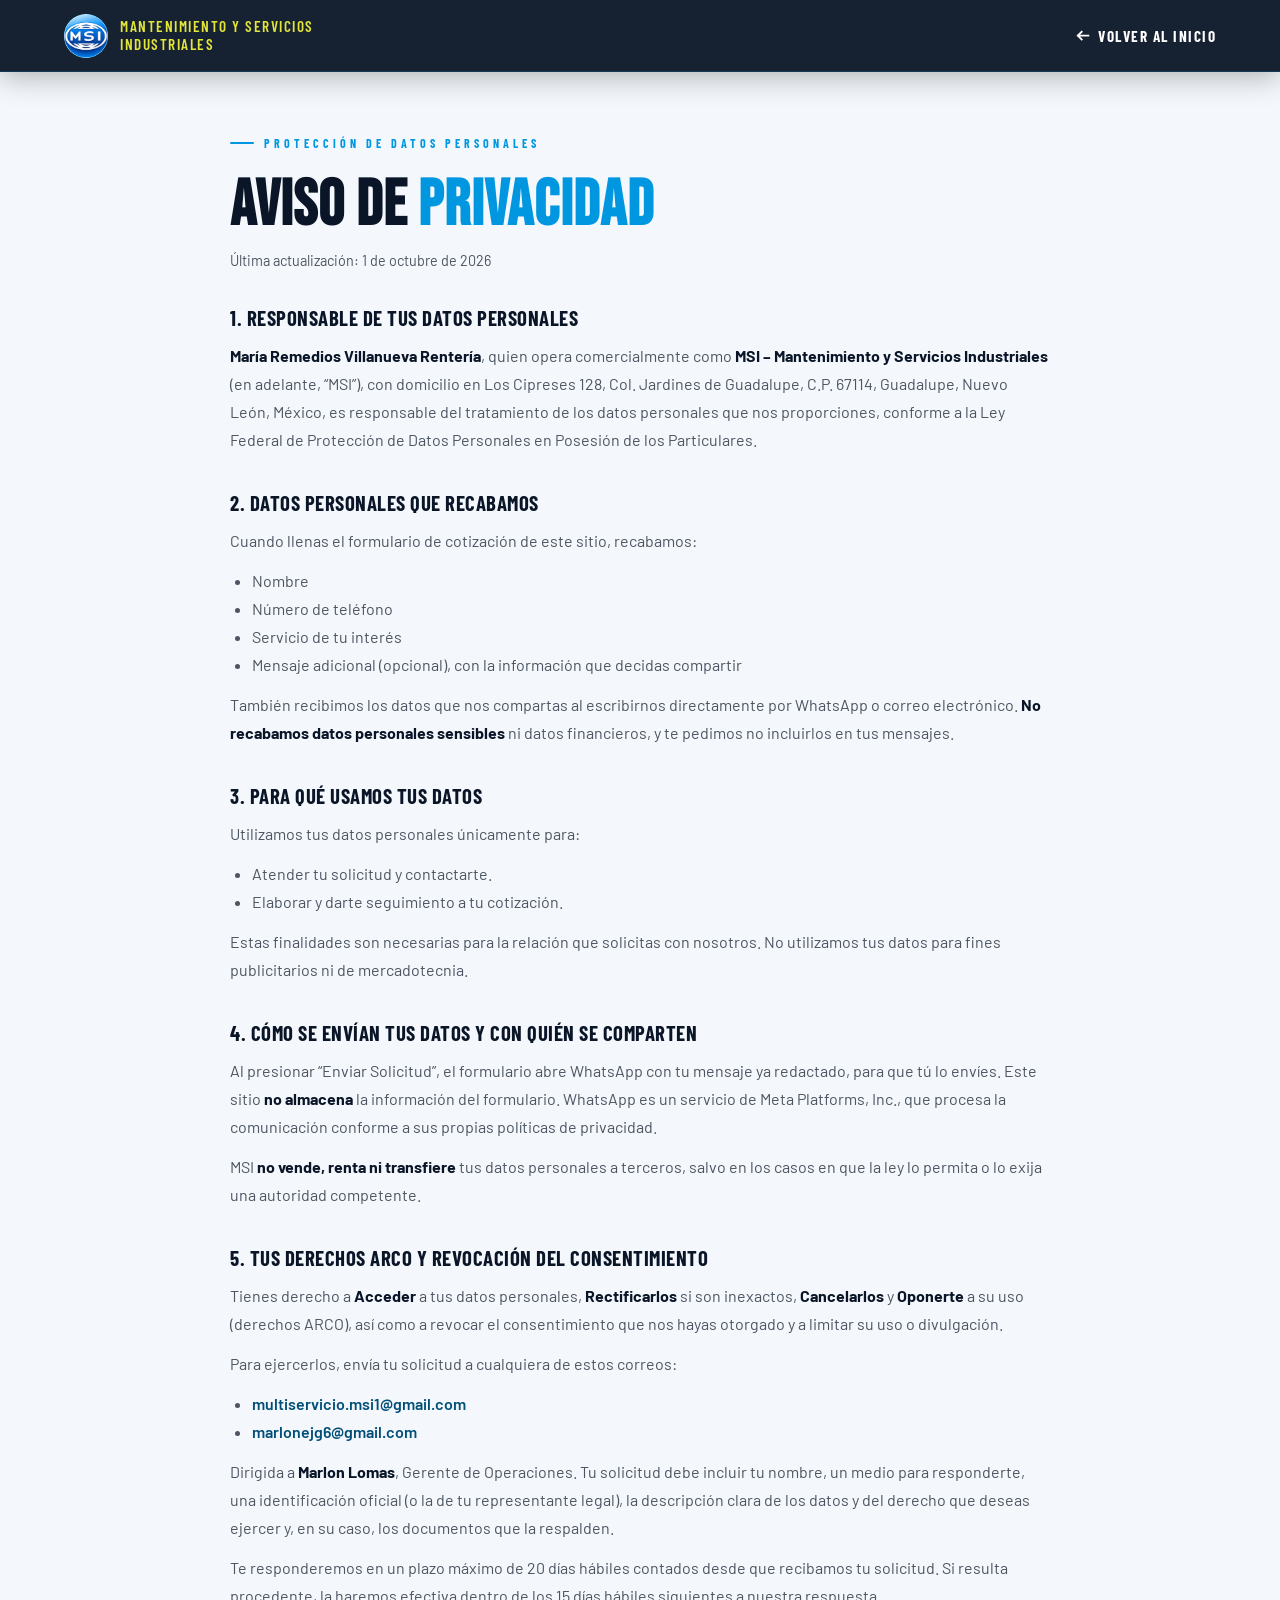
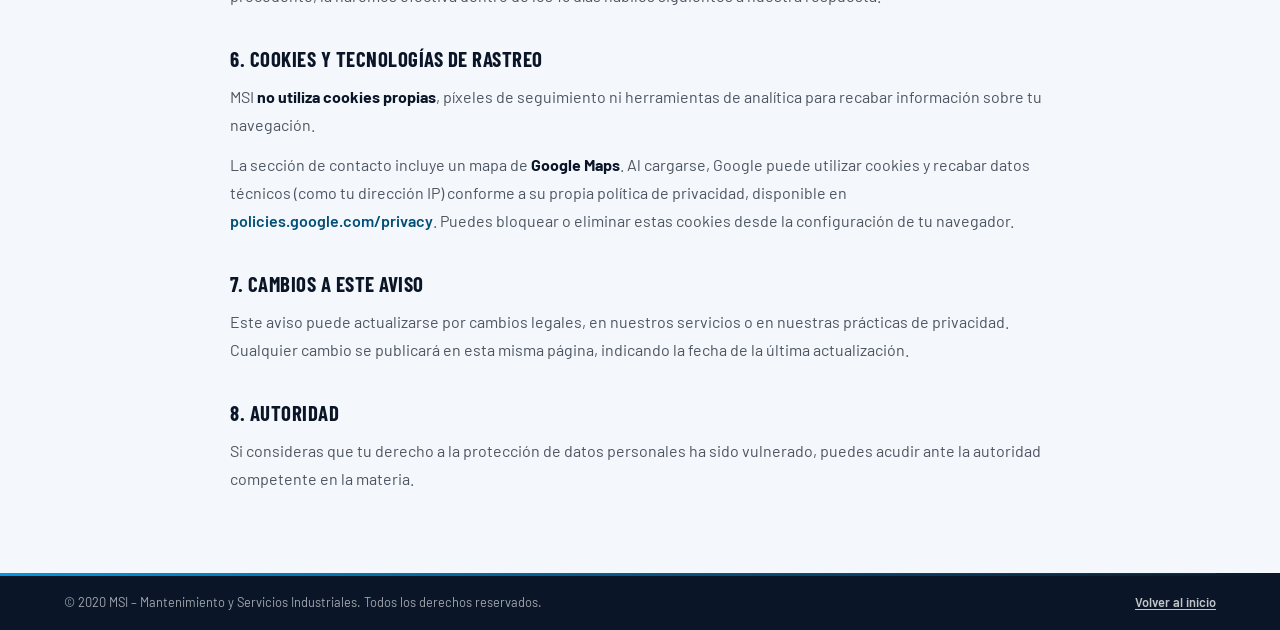
<file: aviso-de-privacidad.html>
<!DOCTYPE html> <html lang="es"> <head> <meta charset="UTF-8"/> <meta name="viewport" content="width=device-width,initial-scale=1,viewport-fit=cover"/> <meta name="description" content="Aviso de Privacidad de MSI – Mantenimiento y Servicios Industriales: qué datos personales recabamos, para qué los usamos y cómo ejercer tus derechos ARCO."/> <link rel="icon" href="assets/favicon/favicon.ico?v=1.3" sizes="any"/> <link rel="icon" type="image/png" sizes="32x32" href="assets/favicon/favicon-32x32.png?v=1.3"/> <link rel="icon" type="image/png" sizes="16x16" href="assets/favicon/favicon-16x16.png?v=1.3"/> <link rel="apple-touch-icon" sizes="180x180" href="assets/favicon/apple-touch-icon.png?v=1.3"/> <link rel="manifest" href="assets/favicon/site.webmanifest?v=1.3"/> <meta name="theme-color" content="#0a1628"/> <title>Aviso de Privacidad | MSI – Mantenimiento y Servicios Industriales</title> <link rel="stylesheet" href="css/styles.css?v=3.5"/> </head> <body class="legal-page"> <header class="scrolled"> <a href="index.html" class="header-logo"> <div class="header-logo-img"> <img src="assets/imagenes/logo.webp" alt="MSI Logo" width="48" height="48"/> </div> <div class="header-logo-text"> <span class="tagline">Mantenimiento y Servicios<br>Industriales</span> </div> </a> <a href="index.html" class="legal-back"> <svg class="btn-arrow" viewBox="0 0 16 16" aria-hidden="true" focusable="false"><path d="M14 8H3M7 4L3 8l4 4" fill="none" stroke="currentColor" stroke-width="2" stroke-linecap="square"/></svg> Volver al inicio </a> </header> <main class="legal-main"> <div class="container legal-container"> <div class="section-label">Protección de datos personales</div> <h1 class="section-title">Aviso de <span class="accent">Privacidad</span></h1> <p class="legal-updated">Última actualización: 1 de octubre de 2026</p> <section class="legal-block"> <h2>1. Responsable de tus datos personales</h2> <p> <strong>María Remedios Villanueva Rentería</strong>, quien opera comercialmente como <strong>MSI – Mantenimiento y Servicios Industriales</strong> (en adelante, “MSI”), con domicilio en Los Cipreses 128, Col. Jardines de Guadalupe, C.P. 67114, Guadalupe, Nuevo León, México, es responsable del tratamiento de los datos personales que nos proporciones, conforme a la Ley Federal de Protección de Datos Personales en Posesión de los Particulares. </p> </section> <section class="legal-block"> <h2>2. Datos personales que recabamos</h2> <p>Cuando llenas el formulario de cotización de este sitio, recabamos:</p> <ul> <li>Nombre</li> <li>Número de teléfono</li> <li>Servicio de tu interés</li> <li>Mensaje adicional (opcional), con la información que decidas compartir</li> </ul> <p> También recibimos los datos que nos compartas al escribirnos directamente por WhatsApp o correo electrónico. <strong>No recabamos datos personales sensibles</strong> ni datos financieros, y te pedimos no incluirlos en tus mensajes. </p> </section> <section class="legal-block"> <h2>3. Para qué usamos tus datos</h2> <p>Utilizamos tus datos personales únicamente para:</p> <ul> <li>Atender tu solicitud y contactarte.</li> <li>Elaborar y darte seguimiento a tu cotización.</li> </ul> <p> Estas finalidades son necesarias para la relación que solicitas con nosotros. No utilizamos tus datos para fines publicitarios ni de mercadotecnia. </p> </section> <section class="legal-block"> <h2>4. Cómo se envían tus datos y con quién se comparten</h2> <p> Al presionar “Enviar Solicitud”, el formulario abre WhatsApp con tu mensaje ya redactado, para que tú lo envíes. Este sitio <strong>no almacena</strong> la información del formulario. WhatsApp es un servicio de Meta Platforms, Inc., que procesa la comunicación conforme a sus propias políticas de privacidad. </p> <p> MSI <strong>no vende, renta ni transfiere</strong> tus datos personales a terceros, salvo en los casos en que la ley lo permita o lo exija una autoridad competente. </p> </section> <section class="legal-block"> <h2>5. Tus derechos ARCO y revocación del consentimiento</h2> <p> Tienes derecho a <strong>Acceder</strong> a tus datos personales, <strong>Rectificarlos</strong> si son inexactos, <strong>Cancelarlos</strong> y <strong>Oponerte</strong> a su uso (derechos ARCO), así como a revocar el consentimiento que nos hayas otorgado y a limitar su uso o divulgación. </p> <p>Para ejercerlos, envía tu solicitud a cualquiera de estos correos:</p> <ul class="legal-contact"> <li><a href="mailto:multiservicio.msi1@gmail.com">multiservicio.msi1@gmail.com</a></li> <li><a href="mailto:marlonejg6@gmail.com">marlonejg6@gmail.com</a></li> </ul> <p> Dirigida a <strong>Marlon Lomas</strong>, Gerente de Operaciones. Tu solicitud debe incluir tu nombre, un medio para responderte, una identificación oficial (o la de tu representante legal), la descripción clara de los datos y del derecho que deseas ejercer y, en su caso, los documentos que la respalden. </p> <p> Te responderemos en un plazo máximo de 20 días hábiles contados desde que recibamos tu solicitud. Si resulta procedente, la haremos efectiva dentro de los 15 días hábiles siguientes a nuestra respuesta. </p> </section> <section class="legal-block"> <h2>6. Cookies y tecnologías de rastreo</h2> <p> MSI <strong>no utiliza cookies propias</strong>, píxeles de seguimiento ni herramientas de analítica para recabar información sobre tu navegación. </p> <p> La sección de contacto incluye un mapa de <strong>Google Maps</strong>. Al cargarse, Google puede utilizar cookies y recabar datos técnicos (como tu dirección IP) conforme a su propia política de privacidad, disponible en <a href="https://policies.google.com/privacy?hl=es" target="_blank" rel="noopener">policies.google.com/privacy</a>. Puedes bloquear o eliminar estas cookies desde la configuración de tu navegador. </p> </section> <section class="legal-block"> <h2>7. Cambios a este aviso</h2> <p> Este aviso puede actualizarse por cambios legales, en nuestros servicios o en nuestras prácticas de privacidad. Cualquier cambio se publicará en esta misma página, indicando la fecha de la última actualización. </p> </section> <section class="legal-block"> <h2>8. Autoridad</h2> <p> Si consideras que tu derecho a la protección de datos personales ha sido vulnerado, puedes acudir ante la autoridad competente en la materia. </p> </section> </div> </main> <footer class="legal-footer"> <div class="container"> <div class="footer-bottom"> <p>© 2020 MSI – Mantenimiento y Servicios Industriales. Todos los derechos reservados.</p> <p><a href="index.html" class="footer-legal-link">Volver al inicio</a></p> </div> </div> </footer> </body> </html>
</file>
<file: css/styles.css>
@font-face{font-family:'Bebas Neue';font-style:normal;font-weight:400;font-display:swap;src:url('../fonts/bebas-neue-latin-400.woff2') format('woff2')}@font-face{font-family:Barlow;font-style:normal;font-weight:300;font-display:swap;src:url('../fonts/barlow-latin-300.woff2') format('woff2')}@font-face{font-family:Barlow;font-style:normal;font-weight:400;font-display:swap;src:url('../fonts/barlow-latin-400.woff2') format('woff2')}@font-face{font-family:Barlow;font-style:normal;font-weight:500;font-display:swap;src:url('../fonts/barlow-latin-500.woff2') format('woff2')}@font-face{font-family:Barlow;font-style:normal;font-weight:600;font-display:swap;src:url('../fonts/barlow-latin-600.woff2') format('woff2')}@font-face{font-family:Barlow;font-style:normal;font-weight:700;font-display:swap;src:url('../fonts/barlow-latin-700.woff2') format('woff2')}@font-face{font-family:Barlow;font-style:normal;font-weight:900;font-display:swap;src:url('../fonts/barlow-latin-900.woff2') format('woff2')}@font-face{font-family:'Barlow Condensed';font-style:normal;font-weight:400;font-display:swap;src:url('../fonts/barlow-condensed-latin-400.woff2') format('woff2')}@font-face{font-family:'Barlow Condensed';font-style:normal;font-weight:600;font-display:swap;src:url('../fonts/barlow-condensed-latin-600.woff2') format('woff2')}@font-face{font-family:'Barlow Condensed';font-style:normal;font-weight:700;font-display:swap;src:url('../fonts/barlow-condensed-latin-700.woff2') format('woff2')}@media (max-width:768px){#hero{min-height:max(500px,calc(100svh - 72px))}.slide{will-change:opacity,transform;backface-visibility:hidden;-webkit-backface-visibility:hidden}.carousel-slides{contain:layout style}.video-card{contain:layout style}.service-card{contain:layout style}.contact-form input,.contact-form select,.contact-form textarea{font-size:16px!important}}:root{--blue:#0197e0;--blue-dark:#0178b3;--blue-deeper:#014f78;--white:#ffffff;--off-white:#f4f7fb;--gray-light:#e8eef5;--gray:#4c5561;--dark:#0a1628;--dark-mid:#0f2040;--transition:0.4s cubic-bezier(0.25, 0.46, 0.45, 0.94)}*,::after,::before{box-sizing:border-box;margin:0;padding:0;-webkit-tap-highlight-color:rgba(1,151,224,0.12)}html{scroll-behavior:smooth;width:100%;max-width:100%;overflow-x:hidden}body{font-family:Barlow,sans-serif;background:var(--off-white);color:var(--dark);width:100%;max-width:100%;overflow-x:hidden}img{max-width:100%;height:auto;display:block}a{text-decoration:none;color:inherit}ul{list-style:none}header{position:fixed;top:0;left:0;right:0;z-index:1000;display:flex;align-items:center;justify-content:space-between;padding:env(safe-area-inset-top,0) 5% 0;height:calc(72px + env(safe-area-inset-top,0px));background:0 0;backdrop-filter:blur(0px);border-bottom:1px solid transparent;transition:background var(--transition),backdrop-filter var(--transition),border-color var(--transition),box-shadow var(--transition),transform .35s cubic-bezier(.25, .46, .45, .94)}header.nav-hidden{transform:translateY(-100%);box-shadow:none}@media (prefers-reduced-motion:reduce){header{transition:none}}header.open-menu,header.scrolled{background:rgba(10,22,40,.95);-webkit-backdrop-filter:blur(14px);backdrop-filter:blur(14px);border-bottom:1px solid rgba(1,151,224,.2);box-shadow:0 4px 30px rgba(0,0,0,.3)}.header-logo{display:flex;align-items:center;gap:12px}.header-logo-img{width:44px;height:44px;border-radius:50%;background:var(--blue);display:flex;align-items:center;justify-content:center;overflow:hidden;flex-shrink:0}.header-logo-img img{width:100%;height:100%;object-fit:cover}.header-logo-img .logo-placeholder{display:none;font-family:'Bebas Neue',sans-serif;font-size:1.3rem;color:var(--white);letter-spacing:2px}.header-logo-text{display:flex;flex-direction:column}.header-logo-text .tagline{white-space:nowrap;font-family:'Barlow Condensed',sans-serif;font-size:clamp(.8rem, .7rem + .4vw, .95rem);font-weight:600;line-height:1.15;color:#e3e63a;letter-spacing:1.5px;text-transform:uppercase}nav ul{display:flex;gap:32px;align-items:center}nav a{font-family:'Barlow Condensed',sans-serif;font-size:1rem;font-weight:700;color:var(--white);letter-spacing:1.5px;text-transform:uppercase;transition:color var(--transition);position:relative;padding-bottom:4px}nav a::after{content:'';position:absolute;bottom:0;left:0;width:0;height:2px;background:var(--blue);transition:width var(--transition)}nav a:hover{color:var(--white)}header.scrolled nav a{color:rgba(255,255,255,.8);font-weight:600}header.scrolled nav a:hover{color:var(--white)}nav a:hover::after{width:100%}nav a.nav-active{color:var(--white)!important}nav a.nav-active::after{width:100%}.mobile-nav a.nav-active{color:var(--blue)!important}.nav-cta{background:var(--blue)!important;color:var(--white)!important;padding:8px 20px!important;border-radius:4px;font-weight:700!important;transition:background var(--transition),transform .2s!important}.nav-cta:hover{background:var(--blue-dark)!important;transform:translateY(-1px)}.nav-cta::after{display:none!important}.hamburger{display:none;flex-direction:column;justify-content:center;align-items:flex-end;gap:7px;width:44px;height:44px;padding:0 4px;margin-right:-4px;background:0 0;border:none;cursor:pointer;-webkit-tap-highlight-color:transparent}.hamburger:focus-visible{outline:2px solid var(--blue);outline-offset:2px;border-radius:4px}.hamburger span{display:block;width:28px;height:2px;background:var(--white);border-radius:2px;transition:transform var(--transition),width var(--transition),background var(--transition)}.hamburger span:nth-child(2){width:18px}@media (hover:hover){.hamburger:hover span:nth-child(2){width:28px}}.hamburger.open span{width:26px;background:#ef4444}.hamburger.open span:first-child{transform:translateY(4.5px) rotate(45deg)}.hamburger.open span:nth-child(2){transform:translateY(-4.5px) rotate(-45deg)}.mobile-nav{display:flex;position:fixed;top:calc(72px + env(safe-area-inset-top,0px));left:0;right:0;background:rgba(10,22,40,.98);-webkit-backdrop-filter:blur(14px);backdrop-filter:blur(14px);z-index:1001;flex-direction:column;padding:8px 5% 16px;border-bottom:2px solid var(--blue);box-shadow:0 16px 32px rgba(0,0,0,.35);max-height:calc(100vh - (72px + env(safe-area-inset-top,0px)));max-height:calc(100svh - (72px + env(safe-area-inset-top,0px)));overflow-y:auto;overscroll-behavior:contain;opacity:0;transform:translateY(-15px);pointer-events:none;transition:opacity .3s cubic-bezier(.4, 0, .2, 1),transform .3s cubic-bezier(.4, 0, .2, 1)}.mobile-nav.open{opacity:1;transform:translateY(0);pointer-events:auto}@media (min-width:1025px){.mobile-nav{display:none!important}}.mobile-nav a{font-family:'Barlow Condensed',sans-serif;font-size:1.3rem;font-weight:600;color:rgba(255,255,255,.85);letter-spacing:2px;text-transform:uppercase;padding:12px 0;border-bottom:1px solid rgba(255,255,255,.06);transition:color var(--transition)}.mobile-nav a:hover{color:var(--blue)}#hero{position:relative;width:100%;height:100vh;height:min(100svh,100dvh);min-height:max(680px,calc(100svh - 72px - env(safe-area-inset-top,0px)));overflow:hidden;padding:0}.carousel{width:100%;height:100%;position:relative}.carousel-slides{width:100%;height:100%;position:relative}.slide{position:absolute;inset:0;opacity:0;transform:scale(1.12);transition:opacity 1.2s ease,transform 10s ease-out;background-size:cover;background-position:center}.slide.active{opacity:1;transform:scale(1)}.slide::after{content:'';position:absolute;inset:0;background:linear-gradient(90deg,rgba(0,0,0,.55) 0,rgba(0,0,0,.2) 40%,transparent 70%),rgba(0,0,0,.45)}.slide:first-child{background-color:#0a1628;background-image:url('../assets/imagenes/hero1.webp')}.slide:nth-child(2){background-color:#0f2040}.carousel.is-ready .slide:nth-child(2){background-image:url('../assets/imagenes/hero2.webp')}.slide:nth-child(3){background-color:#082035}.carousel.is-ready .slide:nth-child(3){background-image:url('../assets/imagenes/hero3.webp')}.slide:nth-child(4){background-color:#0d1f3c}.carousel.is-ready .slide:nth-child(4){background-image:url('../assets/imagenes/hero4.webp')}.slide:nth-child(5){background-color:#091a2e}.carousel.is-ready .slide:nth-child(5){background-image:url('../assets/imagenes/hero5.webp')}.slide:nth-child(6){background-color:#0a1f38}.carousel.is-ready .slide:nth-child(6){background-image:url('../assets/imagenes/hero6.webp')}.slide:nth-child(7){background-color:#0c1d35}.carousel.is-ready .slide:nth-child(7){background-image:url('../assets/imagenes/hero7.webp')}@media (max-width:768px) and (max-aspect-ratio:2/3){.slide:first-child{background-image:url('../assets/imagenes/hero1-movil.webp')}.carousel.is-ready .slide:nth-child(2){background-image:url('../assets/imagenes/hero2-movil.webp')}.carousel.is-ready .slide:nth-child(3){background-image:url('../assets/imagenes/hero3-movil.webp')}.carousel.is-ready .slide:nth-child(4){background-image:url('../assets/imagenes/hero4-movil.webp')}.carousel.is-ready .slide:nth-child(5){background-image:url('../assets/imagenes/hero5-movil.webp')}.carousel.is-ready .slide:nth-child(6){background-image:url('../assets/imagenes/hero6-movil.webp')}.carousel.is-ready .slide:nth-child(7){background-image:url('../assets/imagenes/hero7-movil.webp')}}.hero-content{position:absolute;top:0;left:50%;bottom:0;z-index:10;display:flex;flex-direction:column;align-items:flex-start;justify-content:center;padding:calc(72px + 2rem) 8% calc(80px + env(safe-area-inset-bottom,16px));max-width:820px;width:min(100%,820px);transform:translateX(-50%)}.hero-title{font-family:'Bebas Neue',sans-serif;font-size:clamp(3.5rem, 7vw, 7rem);color:var(--white);line-height:.95;letter-spacing:1.5px}.hero-title .accent{color:var(--blue)}.hero-title-line{display:block;white-space:nowrap}.hero-title .br-mobile{display:none}@media (max-width:768px){.hero-title .br-mobile{display:inline}}@media (min-width:769px) and (max-width:1024px){.hero-title{font-size:min(7.6vw, 3.4rem);line-height:1.05}}@media (min-width:1025px){.hero-content{max-width:1180px;width:min(100%,1180px);padding-inline:56px;padding-inline:max(56px,calc(4vw + 80px - max(0px,(100vw - 1180px)/ 2)))}.hero-title{font-size:clamp(3.6rem, 5.4vw, 5.6rem);line-height:1}}@media (min-width:1025px) and (max-width:1199px){nav ul{gap:20px}}.hero-subtitle{margin-top:20px;font-family:Barlow,sans-serif;font-size:clamp(1rem, 2vw, 1.25rem);font-weight:300;color:rgba(255,255,255,.95);text-shadow:0 1px 8px rgba(0,0,0,.5);max-width:560px;line-height:1.6}.hero-actions{display:flex;gap:16px;margin-top:36px;flex-wrap:wrap}.btn-primary{background:var(--blue);color:var(--white);font-family:'Barlow Condensed',sans-serif;font-size:1rem;font-weight:700;letter-spacing:2px;text-transform:uppercase;padding:14px 32px;border:none;border-radius:3px;cursor:pointer;display:inline-flex;align-items:center;gap:8px;transition:background var(--transition),transform .2s,box-shadow var(--transition)}.btn-arrow{display:inline-block;width:1em;height:1em;vertical-align:-.125em;flex-shrink:0}.btn-primary:hover{background:var(--blue-dark);transform:translateY(-2px);box-shadow:0 8px 24px rgba(1,151,224,.4)}.btn-outline{background:0 0;color:var(--white);font-family:'Barlow Condensed',sans-serif;font-size:1rem;font-weight:600;letter-spacing:2px;text-transform:uppercase;padding:13px 30px;border:1px solid rgba(255,255,255,.4);border-radius:3px;cursor:pointer;display:inline-flex;align-items:center;gap:8px;transition:border-color var(--transition),background var(--transition),transform .2s}.btn-outline:hover{border-color:var(--blue);background:rgba(1,151,224,.1);transform:translateY(-2px)}.carousel-arrows{position:absolute;bottom:calc(28px + env(safe-area-inset-bottom,0px));right:5%;z-index:20;display:flex;gap:10px}.carousel-arrow{width:44px;height:44px;border:1px solid rgba(255,255,255,.25);border-radius:3px;background:rgba(255,255,255,.08);color:var(--white);font-size:1.2rem;display:flex;align-items:center;justify-content:center;cursor:pointer;transition:background var(--transition),border-color var(--transition),transform var(--transition)}.carousel-arrow:hover{background:var(--blue);border-color:var(--blue)}@media (min-width:1025px){.carousel-arrows{position:absolute;top:50%;bottom:auto;left:4%;right:4%;transform:translateY(-50%);display:flex;justify-content:space-between;width:auto;z-index:20;pointer-events:none}.carousel-arrow{pointer-events:auto}.carousel-arrow.prev:hover{transform:translateX(-5px) scale(1.05)}.carousel-arrow.next:hover{transform:translateX(5px) scale(1.05)}}.scroll-hint{position:absolute;bottom:calc(36px + env(safe-area-inset-bottom,0px));left:50%;transform:translateX(-50%);z-index:20;display:flex;flex-direction:column;align-items:center;gap:6px;color:rgba(255,255,255,.5);font-size:.65rem;letter-spacing:3px;text-transform:uppercase;font-family:'Barlow Condensed',sans-serif;animation:scrollBounce 2s ease-in-out infinite}.scroll-hint::after{content:'';width:1px;height:40px;background:linear-gradient(to bottom,rgba(255,255,255,.4),transparent)}@keyframes scrollBounce{0%,100%{transform:translateX(-50%) translateY(0)}50%{transform:translateX(-50%) translateY(8px)}}section{padding:100px 0}.container{width:90%;max-width:1200px;margin:0 auto}.section-label{display:inline-flex;align-items:center;gap:10px;font-family:'Barlow Condensed',sans-serif;font-size:.75rem;font-weight:700;letter-spacing:4px;text-transform:uppercase;color:var(--blue);margin-bottom:14px}.section-label::before{content:'';display:block;width:24px;height:2px;background:var(--blue);border-radius:2px}.section-title{font-family:'Bebas Neue',sans-serif;font-size:clamp(2.4rem, 5vw, 4rem);color:var(--dark);line-height:1;letter-spacing:1px}.section-title .accent{color:var(--blue)}.section-text{font-size:1.05rem;color:var(--gray);line-height:1.75;max-width:580px}.section-header-center{text-align:center;margin-bottom:50px}.section-header-center .section-label{display:inline-flex;justify-content:center}.section-header-center .section-title{margin-top:10px}.section-header-center .section-text{margin:20px auto 0;text-align:center}#nosotros{background:var(--white);position:relative;overflow:hidden}.nosotros-grid{display:grid;grid-template-columns:5fr 6fr;gap:96px;align-items:center}.nosotros-img-wrap{position:relative;margin:0 28px 28px 0}.nosotros-img-wrap::before{content:'';position:absolute;inset:28px -28px -28px 28px;border:2px solid var(--blue);pointer-events:none}.nosotros-img-wrap img{position:relative;display:block;width:100%;height:auto;background:var(--gray-light)}.nosotros-img-badge{position:absolute;right:-28px;bottom:-28px;z-index:1;padding:18px 26px 18px 22px;background:var(--dark);border-left:4px solid var(--blue);box-shadow:0 12px 28px rgba(10,22,40,.25)}.nosotros-img-badge .years{font-family:'Bebas Neue',sans-serif;font-size:3.4rem;line-height:.9;color:var(--white);font-variant-numeric:tabular-nums}.nosotros-img-badge .years-label{margin-top:6px;font-family:'Barlow Condensed',sans-serif;font-size:.8rem;font-weight:600;letter-spacing:1.5px;line-height:1.25;text-transform:uppercase;color:rgba(255,255,255,.78)}.nosotros-lead{margin-top:24px;font-size:1.18rem;line-height:1.65;color:var(--dark);max-width:580px}.nosotros-lead strong{font-weight:700}.nosotros-content .section-text{margin-top:16px}.nosotros-specs{margin:36px 0 0;max-width:580px;border-top:2px solid var(--dark)}.spec-row{display:flex;align-items:baseline;gap:14px;padding:14px 0 10px;border-bottom:1px solid var(--gray-light)}.spec-row dt{display:flex;align-items:baseline;flex:1;gap:14px;font-family:'Barlow Condensed',sans-serif;font-size:1rem;font-weight:600;letter-spacing:1px;text-transform:uppercase;color:var(--gray)}.spec-row dt::after{content:'';flex:1;border-bottom:2px dotted rgba(10,22,40,.22);transform:translateY(-4px)}.spec-row dd{margin:0;min-width:3.2ch;text-align:right;font-family:'Bebas Neue',sans-serif;font-size:2.2rem;line-height:1;color:var(--blue-dark);font-variant-numeric:tabular-nums}@media (max-width:1024px){.nosotros-grid{grid-template-columns:1fr;gap:64px}.nosotros-img-wrap{max-width:560px}}@media (max-width:600px){.nosotros-img-wrap{margin:0 14px 14px 0}.nosotros-img-wrap::before{inset:14px -14px -14px 14px}.nosotros-img-badge{right:-8px;bottom:-14px;padding:12px 18px 12px 14px}.nosotros-img-badge .years{font-size:2.6rem}.nosotros-img-badge .years-label{font-size:.7rem}.nosotros-lead{font-size:1.08rem}.spec-row dt{font-size:.85rem;letter-spacing:.5px;gap:10px}.spec-row dd{font-size:1.9rem}}#servicios{background:var(--off-white);position:relative}.servicios-header{display:flex;justify-content:space-between;align-items:flex-end;margin-bottom:60px;flex-wrap:wrap;gap:24px}.services-grid{display:grid;grid-template-columns:repeat(auto-fill,minmax(310px,1fr));gap:24px}.service-card{background:var(--white);border-radius:4px;padding:36px 30px;position:relative;overflow:hidden;border:1px solid var(--gray-light);transition:transform var(--transition),box-shadow var(--transition),border-color var(--transition);cursor:default}.service-card::before{content:'';position:absolute;top:0;left:0;width:4px;height:0;background:var(--blue);transition:height var(--transition);z-index:1}.service-img{display:block;width:calc(100% + 60px);max-width:none;height:auto;aspect-ratio:16/10;object-fit:cover;margin:-36px -30px 24px}.service-card:hover{transform:translateY(-6px);box-shadow:0 16px 40px rgba(0,0,0,.1);border-color:rgba(1,151,224,.2)}.service-card:hover::before{height:100%}.service-title{font-family:'Barlow Condensed',sans-serif;font-size:1.2rem;font-weight:700;color:var(--dark);letter-spacing:.5px;margin-bottom:10px;text-transform:uppercase}.service-desc{font-size:.9rem;color:var(--gray);line-height:1.65}#porque{--blue:#27a7e5;background:#000;position:relative}.pq-head{display:grid;grid-template-columns:1.1fr 1fr;gap:40px 80px;align-items:end}.pq-head .section-title{color:var(--white)}.pq-head .section-text{color:rgba(255,255,255,.78)}.pq-stats{display:grid;grid-template-columns:repeat(3,1fr);margin-top:64px;border-top:1px solid rgba(255,255,255,.16);border-bottom:1px solid rgba(255,255,255,.16)}.pq-stat{padding:32px 0 30px 32px;border-left:1px solid rgba(255,255,255,.16)}.pq-stat:first-child{padding-left:0;border-left:none}.pq-stat .big-num{font-family:'Bebas Neue',sans-serif;font-size:clamp(3.4rem, 6.5vw, 5.75rem);line-height:.9;color:var(--blue);font-variant-numeric:tabular-nums}.pq-stat .pq-label{margin-top:12px;font-family:'Barlow Condensed',sans-serif;font-size:.85rem;font-weight:600;letter-spacing:2px;text-transform:uppercase;color:rgba(255,255,255,.72)}.pq-list{list-style:none;display:grid;grid-template-columns:repeat(4,1fr);gap:32px;margin:56px 0 0;padding:0}.pq-item{position:relative;padding-top:22px;border-top:1px solid rgba(255,255,255,.16)}.pq-item::before{content:'';position:absolute;top:-1px;left:0;width:32px;height:2px;background:var(--blue);transition:width .45s cubic-bezier(.16, 1, .3, 1)}@media (hover:hover){.pq-item:hover::before{width:100%}}.pq-index{display:block;font-family:'Barlow Condensed',sans-serif;font-size:.9rem;font-weight:600;letter-spacing:1px;color:var(--blue);margin-bottom:18px}.pq-item h3{font-family:'Barlow Condensed',sans-serif;font-size:1.2rem;font-weight:700;line-height:1.15;letter-spacing:.5px;text-transform:uppercase;color:var(--white);margin-bottom:10px}.pq-item p{font-size:.9rem;line-height:1.6;color:rgba(255,255,255,.72)}@media (max-width:1024px){.pq-head{grid-template-columns:1fr;gap:20px}.pq-list{grid-template-columns:repeat(2,1fr);gap:40px 32px}}@media (max-width:600px){.pq-stats{margin-top:44px}.pq-stat{padding:22px 0 20px 16px}.pq-stat .big-num{font-size:clamp(2.4rem, 12vw, 3.4rem)}.pq-stat .pq-label{font-size:.7rem;letter-spacing:1px;line-height:1.3}.pq-list{grid-template-columns:1fr;gap:0;margin-top:40px}.pq-item{display:grid;grid-template-columns:40px 1fr;column-gap:12px;padding:20px 0 22px}.pq-item:last-child{border-bottom:1px solid rgba(255,255,255,.16)}.pq-index{grid-row:span 2;margin:2px 0 0}}@media (prefers-reduced-motion:reduce){.pq-item::before{transition:none}}#empresas{background:var(--white);padding:100px 0;border-bottom:1px solid var(--gray-light)}.empresas-grid{display:grid;grid-template-columns:repeat(3,1fr);gap:30px;align-items:center;justify-content:center}.empresa-logo-item{background:var(--off-white);border:1px dashed rgba(1,151,224,.25);border-radius:6px;height:140px;display:flex;align-items:center;justify-content:center;padding:20px;transition:transform var(--transition),border-color var(--transition),box-shadow var(--transition),background var(--transition);cursor:pointer;overflow:hidden;position:relative}.empresa-logo-item:hover{transform:translateY(-4px);border-color:var(--blue);background:var(--white);box-shadow:0 10px 25px rgba(0,0,0,.04)}.empresa-logo-item img{max-width:100%;max-height:100px;object-fit:contain;filter:grayscale(100%) opacity(.85);transition:filter var(--transition)}.empresa-logo-item:hover img{filter:grayscale(0%) opacity(1)}#videos{background:var(--off-white);padding:100px 0;border-bottom:1px solid var(--gray-light)}.videos-grid{display:grid;grid-template-columns:1fr 1fr;gap:40px;align-items:start}.video-card{background:var(--white);border:1px solid var(--gray-light);border-radius:8px;overflow:hidden;box-shadow:0 10px 30px rgba(0,0,0,.04);transition:transform var(--transition),box-shadow var(--transition)}@media (hover:hover){.video-card:hover{transform:translateY(-6px);box-shadow:0 20px 40px rgba(0,0,0,.08)}}.video-wrapper{position:relative;width:100%;aspect-ratio:16/9;background:var(--dark);overflow:hidden;cursor:pointer}.video-poster{position:absolute;inset:0;background-size:cover;background-position:center;background-repeat:no-repeat;opacity:1;transition:opacity var(--transition);z-index:2;pointer-events:none}.video-wrapper.playing .video-poster{opacity:0;pointer-events:none}.video-poster-1{background-image:url('../assets/imagenes/vid1.webp')}.video-poster-2{background-image:url('../assets/imagenes/vid2.webp')}.video-wrapper video{width:100%;height:100%;object-fit:cover;display:block;position:relative;z-index:1}.video-wrapper.video-vertical{aspect-ratio:480/848;max-height:min(78vh,640px);max-height:min(78svh,640px)}.video-vertical video{object-fit:contain}@media (min-width:1025px){.videos-grid:has(.video-vertical){grid-template-columns:auto 1fr;align-items:center}.video-card:has(.video-vertical){width:calc(min(78vh,640px) * 480 / 848);width:calc(min(78svh,640px) * 480 / 848)}}.video-overlay{position:absolute;inset:0;background:rgba(10,22,40,.6);display:flex;flex-direction:column;align-items:center;justify-content:center;gap:12px;transition:opacity var(--transition),visibility var(--transition);z-index:5}.video-wrapper.playing .video-overlay{opacity:0;visibility:hidden;pointer-events:none}.play-btn-circle{width:64px;height:64px;background:var(--blue);color:var(--white);border-radius:50%;display:flex;align-items:center;justify-content:center;box-shadow:0 0 20px rgba(1,151,224,.5);transition:transform var(--transition),background var(--transition),box-shadow var(--transition)}@media (hover:hover){.video-overlay:hover .play-btn-circle{transform:scale(1.15);background:var(--blue-dark);box-shadow:0 0 30px rgba(1,151,224,.8)}}.video-wrapper:focus-visible{outline:3px solid var(--blue);outline-offset:3px}.play-btn-circle svg{width:28px;height:28px}.video-overlay-text{font-family:'Barlow Condensed',sans-serif;font-size:.95rem;font-weight:700;color:var(--white);letter-spacing:2px;text-transform:uppercase;text-shadow:0 2px 4px rgba(0,0,0,.5)}.video-badge{position:absolute;top:16px;left:16px;background:rgba(10,22,40,.75);-webkit-backdrop-filter:blur(4px);backdrop-filter:blur(4px);color:var(--blue);font-family:'Barlow Condensed',sans-serif;font-size:.7rem;font-weight:700;letter-spacing:1.5px;padding:4px 10px;border-radius:3px;z-index:6;border:1px solid rgba(1,151,224,.3)}.video-info{padding:24px}.video-info h4{font-family:'Barlow Condensed',sans-serif;font-size:1.25rem;font-weight:700;color:var(--dark);text-transform:uppercase;margin-bottom:8px;letter-spacing:.5px}.video-info p{font-size:.9rem;color:var(--gray);line-height:1.5}#portafolio{background:var(--white);position:relative;overflow:hidden}.portafolio-grid{display:grid;grid-template-columns:1.1fr 0.9fr;gap:80px;align-items:center}.portafolio-meta-list{display:flex;flex-direction:column;gap:16px;margin-top:30px}.portafolio-content .section-text{margin-top:22px}#contacto .section-text{margin-top:18px}.meta-item{display:flex;align-items:flex-start;gap:12px}.meta-icon{display:flex;align-items:center;justify-content:center;width:20px;height:20px;background:rgba(1,151,224,.1);color:var(--blue);border-radius:50%;font-size:.75rem;font-weight:700;flex-shrink:0;margin-top:2px}.meta-item span{font-size:.95rem;color:var(--gray);line-height:1.5}.portafolio-card-wrap{perspective:1000px}.pdf-card{background:var(--white);border:1px solid var(--gray-light);border-radius:8px;padding:40px;box-shadow:0 10px 30px rgba(0,0,0,.04);transition:transform var(--transition),box-shadow var(--transition),border-color var(--transition);position:relative}.pdf-card:hover{transform:translateY(-6px);box-shadow:0 20px 40px rgba(0,0,0,.08);border-color:rgba(1,151,224,.2)}.pdf-icon-wrap{position:relative;width:72px;height:72px;background:rgba(1,151,224,.08);border-radius:12px;color:var(--blue);display:flex;align-items:center;justify-content:center;margin-bottom:24px}.pdf-icon-wrap svg{width:36px;height:36px}.pdf-badge{position:absolute;bottom:-4px;right:-4px;background:#ef4444;color:var(--white);font-size:.6rem;font-weight:800;padding:2px 6px;border-radius:3px;letter-spacing:.5px}.pdf-info .pdf-tag{display:inline-block;font-family:'Barlow Condensed',sans-serif;font-size:.75rem;font-weight:700;color:var(--blue);letter-spacing:2px;text-transform:uppercase;margin-bottom:8px}.pdf-info h3{font-family:'Barlow Condensed',sans-serif;font-size:1.5rem;font-weight:700;color:var(--dark);text-transform:uppercase;margin-bottom:6px;letter-spacing:.5px}.pdf-info p{font-size:.88rem;color:var(--gray);margin-bottom:28px}.pdf-actions{display:flex;gap:14px;flex-wrap:wrap}.btn-pdf-view{background:0 0;color:var(--blue);font-family:'Barlow Condensed',sans-serif;font-size:.9rem;font-weight:700;letter-spacing:1.5px;text-transform:uppercase;padding:12px 22px;border:1px solid var(--blue);border-radius:3px;cursor:pointer;display:inline-flex;align-items:center;gap:8px;transition:background var(--transition),color var(--transition),transform .2s;text-decoration:none}.btn-pdf-view:hover{background:rgba(1,151,224,.06);transform:translateY(-2px)}.btn-pdf-download{background:var(--blue);color:var(--white);font-family:'Barlow Condensed',sans-serif;font-size:.9rem;font-weight:700;letter-spacing:1.5px;text-transform:uppercase;padding:12px 22px;border:none;border-radius:3px;cursor:pointer;display:inline-flex;align-items:center;gap:8px;transition:background var(--transition),transform .2s,box-shadow var(--transition);text-decoration:none}.btn-pdf-download:hover{background:var(--blue-dark);transform:translateY(-2px);box-shadow:0 6px 18px rgba(1,151,224,.3)}#contacto{background:var(--off-white)}.contacto-grid{display:grid;grid-template-columns:1fr 1fr;gap:80px;align-items:start}.contact-info-list{display:flex;flex-direction:column;gap:24px;margin-top:36px}.contact-info-item{display:flex;gap:16px;align-items:flex-start}.ci-icon{width:44px;height:44px;background:rgba(1,151,224,.1);border-radius:50%;display:flex;align-items:center;justify-content:center;font-size:1.1rem;flex-shrink:0;color:var(--blue)}.email-list{display:flex;flex-direction:column;gap:10px}.email-list a{line-height:1.4;overflow-wrap:anywhere}.ci-text h4{font-family:'Barlow Condensed',sans-serif;font-size:.85rem;font-weight:700;color:var(--gray);letter-spacing:2px;text-transform:uppercase;margin-bottom:4px}.ci-text a,.ci-text p{font-size:1.05rem;color:var(--dark);font-weight:500;transition:color var(--transition)}.ci-text a:hover{color:var(--blue)}.contact-form{background:var(--white);border:1px solid var(--gray-light);border-radius:4px;padding:40px;box-shadow:0 10px 30px rgba(0,0,0,.04)}.contact-form h3{font-family:'Barlow Condensed',sans-serif;font-size:1.4rem;font-weight:700;color:var(--dark);letter-spacing:1px;text-transform:uppercase;margin-bottom:28px}.form-group{margin-bottom:20px}.form-group label{display:block;font-size:.78rem;font-weight:700;color:var(--gray);letter-spacing:2px;text-transform:uppercase;margin-bottom:8px}.form-group input,.form-group select,.form-group textarea{width:100%;background:var(--white);border:1px solid var(--gray-light);border-radius:3px;padding:12px 16px;font-family:Barlow,sans-serif;font-size:16px;color:var(--dark);transition:border-color var(--transition),box-shadow var(--transition);outline:0;-webkit-appearance:none;appearance:none}.form-group select{background-image:url("data:image/svg+xml;charset=utf-8,%3Csvg xmlns='http://www.w3.org/2000/svg' viewBox='0 0 24 24' fill='none' stroke='%230197e0' stroke-width='2.5' stroke-linecap='round' stroke-linejoin='round'%3E%3Cpolyline points='6 9 12 15 18 9'/%3E%3C/svg%3E");background-repeat:no-repeat;background-position:right 16px center;background-size:16px;padding-right:40px}.form-group input:focus,.form-group select:focus,.form-group textarea:focus{border-color:var(--blue);box-shadow:0 0 0 3px rgba(1,151,224,.12)}.form-group textarea{height:110px;resize:vertical}.form-submit{background:var(--blue);color:var(--white);font-family:'Barlow Condensed',sans-serif;font-size:1rem;font-weight:700;letter-spacing:2px;text-transform:uppercase;padding:14px 32px;border:none;border-radius:3px;cursor:pointer;width:100%;transition:background var(--transition),transform .2s}.form-submit:hover{background:var(--blue-dark);transform:translateY(-1px)}#mapa{height:420px;background:var(--gray-light)}#mapa iframe{width:100%;height:100%;border:0;display:block}footer{background:var(--dark);padding:60px 0 0;position:relative;overflow:hidden}footer::before{content:'';position:absolute;top:0;left:0;right:0;height:3px;background:linear-gradient(90deg,var(--blue),transparent)}.footer-grid{display:grid;grid-template-columns:1.6fr 1fr 1fr;gap:60px;margin-bottom:50px}.footer-logo-wrap{display:flex;flex-direction:column;align-items:flex-start;gap:16px;margin-bottom:18px}.footer-logo{height:54px;width:auto;max-width:150px;object-fit:contain;flex-shrink:0}.footer-brand-sub{font-size:.65rem;color:var(--blue);letter-spacing:3px;text-transform:uppercase}.footer-desc{font-size:.9rem;color:rgba(255,255,255,.4);line-height:1.75;max-width:280px}.footer-col h4{font-family:'Barlow Condensed',sans-serif;font-size:.8rem;font-weight:700;color:var(--blue);letter-spacing:3px;text-transform:uppercase;margin-bottom:20px}.footer-col ul li{margin-bottom:10px}.footer-col ul li a{font-size:.9rem;color:rgba(255,255,255,.45);transition:color var(--transition);display:inline-flex;align-items:center;gap:6px}.footer-col ul li a:hover{color:var(--blue)}.footer-contact-item{display:flex;gap:10px;align-items:flex-start;margin-bottom:14px}.footer-contact-item .fc-icon{color:var(--blue);font-size:.9rem;margin-top:2px;flex-shrink:0}.footer-contact-item a,.footer-contact-item p{font-size:.88rem;color:rgba(255,255,255,.45);transition:color var(--transition);line-height:1.5}.footer-contact-item a:hover{color:var(--blue)}.footer-bottom{border-top:1px solid rgba(255,255,255,.06);padding:20px 0;padding-bottom:calc(108px + env(safe-area-inset-bottom,0px));display:flex;align-items:center;justify-content:space-between;flex-wrap:wrap;gap:12px}.footer-bottom p{font-size:.8rem;color:rgba(255,255,255,.62)}.footer-legal{display:flex;flex-wrap:wrap;align-items:center;gap:6px 24px}.creator-link{display:inline-flex;align-items:center;gap:10px;padding:6px 0 6px 24px;border-left:1px solid rgba(255,255,255,.14);font-size:.85rem;color:var(--blue);text-decoration:none;transition:color var(--transition)}.creator-text{text-decoration-thickness:1px;text-underline-offset:3px}.creator-text strong{font-weight:700}.creator-icon{width:24px;height:24px;object-fit:contain;flex-shrink:0;transition:transform var(--transition)}.creator-link:hover{color:#4fbdf2}.creator-link:hover .creator-text{text-decoration-line:underline}.creator-link:hover .creator-icon{transform:rotate(-12deg)}.creator-link:focus-visible{outline:2px solid var(--blue);outline-offset:4px}@media (min-width:769px){.creator-link{margin-right:max(0px,calc(128px - (100vw - min(90vw,1200px))/ 2))}}@media (max-width:768px){.footer-legal{flex-direction:column;align-items:flex-start;gap:6px}.creator-link{justify-content:flex-start;width:100%;padding:16px 0 6px;border-left:none;border-top:1px solid rgba(255,255,255,.1)}.creator-text{text-decoration-line:underline}}.form-privacy{margin-top:14px;font-size:.8rem;line-height:1.5;color:var(--gray);text-align:center}.footer-legal-link,.form-privacy a{color:var(--blue-dark);font-weight:600;text-decoration:underline;text-underline-offset:2px}.footer-legal-link{color:rgba(255,255,255,.75);transition:color var(--transition)}.footer-legal-link:hover{color:var(--white)}.legal-page{background:var(--off-white)}.legal-back{display:inline-flex;align-items:center;gap:8px;font-family:'Barlow Condensed',sans-serif;font-size:.95rem;font-weight:700;letter-spacing:1.5px;text-transform:uppercase;color:var(--white);white-space:nowrap}.legal-back:hover{color:var(--blue)}.legal-main{padding:calc(72px + 56px + env(safe-area-inset-top,0px)) 0 80px}.legal-container{max-width:820px}.legal-main .section-title{margin-top:10px}.legal-updated{margin-top:14px;font-size:.9rem;color:var(--gray)}.legal-block{margin-top:36px;padding:0}.legal-block h2{font-family:'Barlow Condensed',sans-serif;font-size:1.3rem;font-weight:700;letter-spacing:.5px;text-transform:uppercase;color:var(--dark);margin-bottom:12px}.legal-block li,.legal-block p{font-size:1rem;line-height:1.75;color:var(--gray)}.legal-block p+p,.legal-block p+ul,.legal-block ul+p{margin-top:12px}.legal-block ul{padding-left:22px;list-style:disc}.legal-block strong{color:var(--dark)}.legal-block a{color:var(--blue-deeper);font-weight:600;overflow-wrap:anywhere}.legal-footer{padding-top:0}.legal-footer .footer-bottom{padding-bottom:calc(20px + env(safe-area-inset-bottom,0px))}@media (max-width:480px){.legal-back{font-size:0;gap:0}.legal-back .btn-arrow{width:22px;height:22px}}.whatsapp-btn{position:fixed;bottom:calc(28px + env(safe-area-inset-bottom,0px));right:calc(28px + env(safe-area-inset-right,0px));z-index:900;width:60px;height:60px;background:#25d366;border-radius:50%;display:flex;align-items:center;justify-content:center;box-shadow:0 4px 20px rgba(37,211,102,.45);transition:transform .3s,box-shadow .3s,opacity .3s,visibility .3s;isolation:isolate;opacity:0;visibility:hidden;transform:scale(0)}.whatsapp-btn.visible{opacity:1;visibility:visible;transform:scale(1)}.whatsapp-btn::after,.whatsapp-btn::before{content:'';position:absolute;inset:0;border-radius:50%;background:#25d366;z-index:-1;pointer-events:none}.whatsapp-btn::before{animation:waRadar 2.4s cubic-bezier(.25,.46,.45,.94) infinite}.whatsapp-btn::after{animation:waRadar 2.4s cubic-bezier(.25,.46,.45,.94) infinite;animation-delay:1.2s}@keyframes waRadar{0%{transform:scale(1);opacity:.6}100%{transform:scale(1.8);opacity:0}}.whatsapp-btn.visible:hover{transform:scale(1.12) translateY(-2px);box-shadow:0 8px 30px rgba(37,211,102,.55)}.whatsapp-btn svg{width:30px;height:30px;fill:white;z-index:2}.wa-tooltip{position:absolute;right:72px;white-space:nowrap;background:var(--dark);color:var(--white);font-family:'Barlow Condensed',sans-serif;font-size:.85rem;letter-spacing:1px;padding:8px 14px;border-radius:3px;pointer-events:none;opacity:0;transform:translateX(6px);transition:opacity .25s,transform .25s}.wa-tooltip::after{content:'';position:absolute;right:-6px;top:50%;transform:translateY(-50%);border:6px solid transparent;border-right:none;border-left-color:var(--dark)}.whatsapp-btn:hover .wa-tooltip{opacity:1;transform:translateX(0)}@media (max-width:1024px){.carousel-arrows{display:none}nav{display:none}.hamburger{display:flex}.empresas-grid{grid-template-columns:repeat(2,1fr)}.portafolio-grid{grid-template-columns:1fr;gap:50px}.contacto-grid{grid-template-columns:1fr;gap:50px}.videos-grid{gap:30px}.footer-grid{grid-template-columns:1fr 1fr}}@media (max-width:768px){.footer-grid{grid-template-columns:1fr;gap:36px}.hero-content{padding:calc(72px + 1.6rem) 6% calc(92px + env(safe-area-inset-bottom,0px));align-items:center;text-align:center;max-width:100%}.scroll-hint{bottom:calc(16px + env(safe-area-inset-bottom,0px));gap:4px}.scroll-hint::after{height:22px}.hero-title{font-size:min(9.6vw, 4rem);line-height:1.05;letter-spacing:.5px}.hero-subtitle{font-size:clamp(.95rem, 2.2vw, 1.1rem);max-width:100%;margin-inline:auto}.hero-actions{justify-content:center;width:100%}section{padding:70px 0}.services-grid{grid-template-columns:1fr}.empresas-grid{grid-template-columns:1fr;gap:20px}.videos-grid{grid-template-columns:1fr;gap:30px}.contact-form{padding:28px 20px}.pdf-card{padding:30px 20px}.footer-bottom{flex-direction:column;align-items:flex-start;text-align:left}}@media (max-width:480px){.hero-content{padding:calc(72px + 1.4rem) 5% calc(92px + env(safe-area-inset-bottom,0px));align-items:center;justify-content:safe center;text-align:center;max-width:100%;width:100%}.hero-title{font-size:9.8vw;line-height:1.08;letter-spacing:.2px}.hero-subtitle{font-size:.95rem;max-width:100%;margin-inline:auto}.hero-actions{flex-direction:column;width:100%;gap:12px}.btn-outline,.btn-primary{width:100%;justify-content:center;padding:14px 18px}.empresa-logo-item{height:120px}.play-btn-circle{width:52px;height:52px}.play-btn-circle svg{width:22px;height:22px}.btn-outline,.btn-primary{width:100%;justify-content:center}.pdf-actions{flex-direction:column}.btn-pdf-download,.btn-pdf-view{width:100%;justify-content:center}.carousel-arrows{display:none}}@media (max-width:360px){.header-logo{gap:8px}.header-logo-text .tagline{font-size:.7rem;letter-spacing:1px}.hero-subtitle{margin-top:14px;font-size:.9rem}.hero-actions{margin-top:24px}}
</file>
